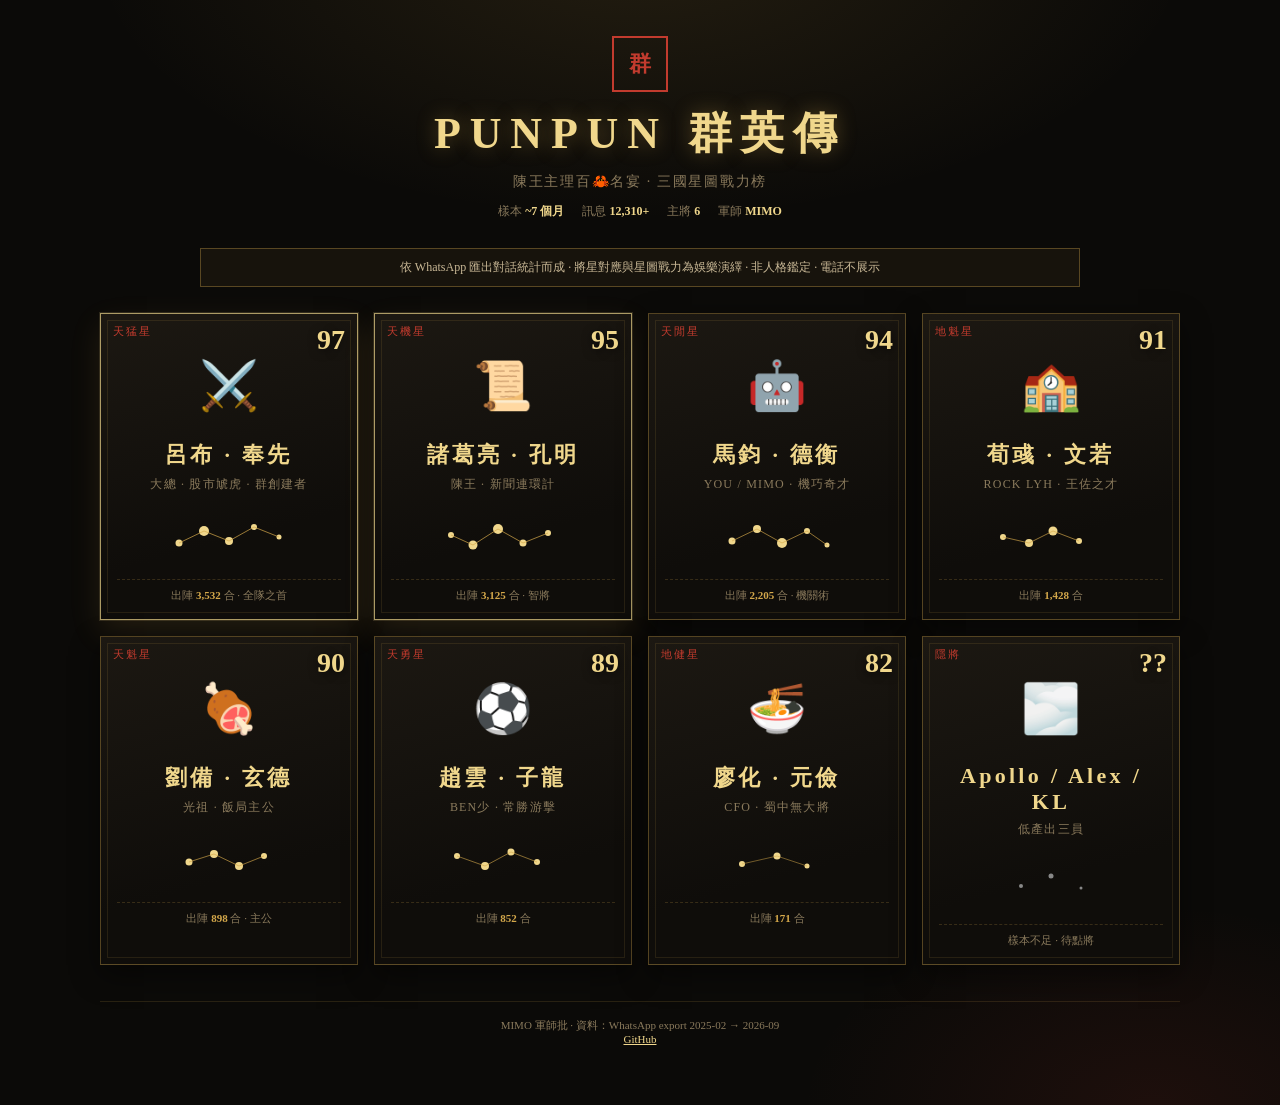
<file: index.html>
<!DOCTYPE html>
<html lang="zh-HK">
<head>
<meta charset="UTF-8" />
<meta name="viewport" content="width=device-width, initial-scale=1" />
<title>PUNPUN 群英傳 // 三國星圖</title>
<style>
  :root {
    --bg: #0b0a08;
    --paper: #1a1610;
    --gold: #d4a84b;
    --gold2: #f0d78c;
    --red: #c23b2e;
    --ink: #f3e6c8;
    --dim: #8a7a5c;
    --cyan: #6ec6d9;
  }
  * { box-sizing: border-box; margin: 0; padding: 0; }
  body {
    background:
      radial-gradient(1000px 500px at 50% -5%, rgba(212,168,75,0.12), transparent 55%),
      radial-gradient(700px 400px at 90% 100%, rgba(194,59,46,0.1), transparent 50%),
      var(--bg);
    color: var(--ink);
    font-family: "Songti SC", "Noto Serif SC", "PMingLiU", "Times New Roman", serif;
    min-height: 100vh;
    padding: 36px 18px 60px;
  }
  .wrap { max-width: 1080px; margin: 0 auto; }
  header { text-align: center; margin-bottom: 28px; }
  .seal {
    display: inline-block;
    width: 56px; height: 56px;
    border: 2px solid var(--red);
    color: var(--red);
    line-height: 52px;
    font-size: 22px;
    font-weight: 700;
    margin-bottom: 12px;
    letter-spacing: 0;
  }
  h1 {
    font-size: clamp(30px, 5vw, 44px);
    font-weight: 700;
    letter-spacing: 0.2em;
    color: var(--gold2);
    text-shadow: 0 0 20px rgba(212,168,75,0.35);
  }
  .sub { color: var(--dim); margin-top: 10px; font-size: 14px; letter-spacing: 0.12em; }
  .meta {
    margin-top: 12px; font-size: 12px; color: var(--dim);
    display: flex; justify-content: center; gap: 18px; flex-wrap: wrap;
  }
  .meta b { color: var(--gold2); }
  .banner {
    max-width: 880px; margin: 0 auto 26px;
    border: 1px solid rgba(212,168,75,0.35);
    background: rgba(212,168,75,0.06);
    padding: 10px 14px; font-size: 12px; color: #c9b896; text-align: center;
  }
  .grid {
    display: grid;
    grid-template-columns: repeat(auto-fill, minmax(250px, 1fr));
    gap: 16px;
  }
  a.card { text-decoration: none; color: inherit; display: block; transition: transform .15s ease; }
  a.card:hover { transform: translateY(-3px); }
  .card {
    background: linear-gradient(165deg, #1c1812, #0f0d0a 70%);
    border: 1px solid rgba(212,168,75,0.35);
    position: relative;
    overflow: hidden;
    box-shadow: 0 10px 28px rgba(0,0,0,0.45);
  }
  .card.legend {
    border-color: rgba(240,215,140,0.7);
    box-shadow: 0 0 0 1px rgba(240,215,140,0.15), 0 12px 30px rgba(212,168,75,0.12);
  }
  .card::after {
    content: "";
    position: absolute; inset: 6px;
    border: 1px solid rgba(212,168,75,0.12);
    pointer-events: none;
  }
  .rank {
    position: absolute; top: 10px; left: 12px;
    font-size: 11px; letter-spacing: 0.2em; color: var(--red);
  }
  .power {
    position: absolute; top: 10px; right: 12px;
    font-size: 28px; font-weight: 700; color: var(--gold2);
    text-shadow: 0 2px 10px rgba(0,0,0,0.6);
  }
  .face {
    height: 88px; margin-top: 28px;
    display: flex; align-items: center; justify-content: center;
    font-size: 48px;
  }
  .body { padding: 10px 16px 16px; text-align: center; }
  .cname { font-size: 22px; font-weight: 700; letter-spacing: 0.15em; color: var(--gold2); }
  .title { font-size: 12px; color: var(--dim); margin: 6px 0 12px; letter-spacing: 0.1em; }
  .stars { margin: 8px auto 10px; width: 140px; height: 48px; }
  .foot {
    font-size: 11px; color: var(--dim);
    border-top: 1px dashed rgba(212,168,75,0.2);
    padding-top: 8px; margin-top: 4px;
  }
  .foot b { color: var(--gold); }
  footer {
    margin-top: 36px; text-align: center;
    color: var(--dim); font-size: 11px;
    border-top: 1px solid rgba(212,168,75,0.15);
    padding-top: 16px;
  }
  footer a { color: var(--gold2); }
</style>
</head>
<body>
<div class="wrap">
  <header>
    <div class="seal">群</div>
    <h1>PUNPUN 群英傳</h1>
    <div class="sub">陳王主理百🦀名宴 · 三國星圖戰力榜</div>
    <div class="meta">
      <span>樣本 <b>~7 個月</b></span>
      <span>訊息 <b>12,310+</b></span>
      <span>主將 <b>6</b></span>
      <span>軍師 <b>MIMO</b></span>
    </div>
  </header>

  <div class="banner">
    依 WhatsApp 匯出對話統計而成 · 將星對應與星圖戰力為娛樂演繹 · 非人格鑑定 · 電話不展示
  </div>

  <div class="grid">

    <a class="card legend" href="rico.html">
      <div class="rank">天猛星</div>
      <div class="power">97</div>
      <div class="face">⚔️</div>
      <div class="body">
        <div class="cname">呂布 · 奉先</div>
        <div class="title">大總 · 股市虓虎 · 群創建者</div>
        <svg class="stars" viewBox="0 0 140 48" aria-hidden="true">
          <g fill="#f0d78c">
            <circle cx="20" cy="30" r="3.5"/><circle cx="45" cy="18" r="5"/>
            <circle cx="70" cy="28" r="4"/><circle cx="95" cy="14" r="3"/>
            <circle cx="120" cy="24" r="2.5"/>
          </g>
          <polyline points="20,30 45,18 70,28 95,14 120,24" fill="none" stroke="#d4a84b" stroke-width="1" opacity=".7"/>
        </svg>
        <div class="foot">出陣 <b>3,532</b> 合 · 全隊之首</div>
      </div>
    </a>

    <a class="card legend" href="tong.html">
      <div class="rank">天機星</div>
      <div class="power">95</div>
      <div class="face">📜</div>
      <div class="body">
        <div class="cname">諸葛亮 · 孔明</div>
        <div class="title">陳王 · 新聞連環計</div>
        <svg class="stars" viewBox="0 0 140 48" aria-hidden="true">
          <g fill="#f0d78c">
            <circle cx="18" cy="22" r="3"/><circle cx="40" cy="32" r="4.5"/>
            <circle cx="65" cy="16" r="5"/><circle cx="90" cy="30" r="3.5"/>
            <circle cx="115" cy="20" r="3"/>
          </g>
          <polyline points="18,22 40,32 65,16 90,30 115,20" fill="none" stroke="#d4a84b" stroke-width="1" opacity=".7"/>
        </svg>
        <div class="foot">出陣 <b>3,125</b> 合 · 智將</div>
      </div>
    </a>

    <a class="card" href="you.html">
      <div class="rank">天閒星</div>
      <div class="power">94</div>
      <div class="face">🤖</div>
      <div class="body">
        <div class="cname">馬鈞 · 德衡</div>
        <div class="title">YOU / MIMO · 機巧奇才</div>
        <svg class="stars" viewBox="0 0 140 48" aria-hidden="true">
          <g fill="#f0d78c">
            <circle cx="25" cy="28" r="3.5"/><circle cx="50" cy="16" r="4"/>
            <circle cx="75" cy="30" r="5"/><circle cx="100" cy="18" r="3"/>
            <circle cx="120" cy="32" r="2.5"/>
          </g>
          <polyline points="25,28 50,16 75,30 100,18 120,32" fill="none" stroke="#d4a84b" stroke-width="1" opacity=".65"/>
        </svg>
        <div class="foot">出陣 <b>2,205</b> 合 · 機關術</div>
      </div>
    </a>

    <a class="card" href="pf.html">
      <div class="rank">地魁星</div>
      <div class="power">91</div>
      <div class="face">🏫</div>
      <div class="body">
        <div class="cname">荀彧 · 文若</div>
        <div class="title">ROCK LYH · 王佐之才</div>
        <svg class="stars" viewBox="0 0 140 48" aria-hidden="true">
          <g fill="#f0d78c">
            <circle cx="22" cy="24" r="3"/><circle cx="48" cy="30" r="4"/>
            <circle cx="72" cy="18" r="4.5"/><circle cx="98" cy="28" r="3"/>
          </g>
          <polyline points="22,24 48,30 72,18 98,28" fill="none" stroke="#d4a84b" stroke-width="1" opacity=".65"/>
        </svg>
        <div class="foot">出陣 <b>1,428</b> 合</div>
      </div>
    </a>

    <a class="card" href="center.html">
      <div class="rank">天魁星</div>
      <div class="power">90</div>
      <div class="face">🍖</div>
      <div class="body">
        <div class="cname">劉備 · 玄德</div>
        <div class="title">光祖 · 飯局主公</div>
        <svg class="stars" viewBox="0 0 140 48" aria-hidden="true">
          <g fill="#f0d78c">
            <circle cx="30" cy="26" r="3.5"/><circle cx="55" cy="18" r="4"/>
            <circle cx="80" cy="30" r="4"/><circle cx="105" cy="20" r="3"/>
          </g>
          <polyline points="30,26 55,18 80,30 105,20" fill="none" stroke="#d4a84b" stroke-width="1" opacity=".65"/>
        </svg>
        <div class="foot">出陣 <b>898</b> 合 · 主公</div>
      </div>
    </a>

    <a class="card" href="sixth.html">
      <div class="rank">天勇星</div>
      <div class="power">89</div>
      <div class="face">⚽</div>
      <div class="body">
        <div class="cname">趙雲 · 子龍</div>
        <div class="title">BEN少 · 常勝游擊</div>
        <svg class="stars" viewBox="0 0 140 48" aria-hidden="true">
          <g fill="#f0d78c">
            <circle cx="24" cy="20" r="3"/><circle cx="52" cy="30" r="4"/>
            <circle cx="78" cy="16" r="3.5"/><circle cx="104" cy="26" r="3"/>
          </g>
          <polyline points="24,20 52,30 78,16 104,26" fill="none" stroke="#d4a84b" stroke-width="1" opacity=".6"/>
        </svg>
        <div class="foot">出陣 <b>852</b> 合</div>
      </div>
    </a>

    <a class="card" href="bench.html">
      <div class="rank">地健星</div>
      <div class="power">82</div>
      <div class="face">🍜</div>
      <div class="body">
        <div class="cname">廖化 · 元儉</div>
        <div class="title">CFO · 蜀中無大將</div>
        <svg class="stars" viewBox="0 0 140 48" aria-hidden="true">
          <g fill="#f0d78c">
            <circle cx="35" cy="28" r="3"/><circle cx="70" cy="20" r="3.5"/>
            <circle cx="100" cy="30" r="2.5"/>
          </g>
          <polyline points="35,28 70,20 100,30" fill="none" stroke="#d4a84b" stroke-width="1" opacity=".5"/>
        </svg>
        <div class="foot">出陣 <b>171</b> 合</div>
      </div>
    </a>

    <a class="card" href="mystery.html">
      <div class="rank">隱將</div>
      <div class="power">??</div>
      <div class="face">🌫️</div>
      <div class="body">
        <div class="cname">Apollo / Alex / KL</div>
        <div class="title">低產出三員</div>
        <svg class="stars" viewBox="0 0 140 48" aria-hidden="true">
          <g fill="#888">
            <circle cx="40" cy="28" r="2"/><circle cx="70" cy="18" r="2.5"/><circle cx="100" cy="30" r="1.5"/>
          </g>
        </svg>
        <div class="foot">樣本不足 · 待點將</div>
      </div>
    </a>

  </div>

  <footer>
    MIMO 軍師批 · 資料：WhatsApp export 2025-02 → 2026-09<br/>
    <a href="https://github.com/chengyukpong/punpun-profiles">GitHub</a>
  </footer>
</div>
</body>
</html>
</file>
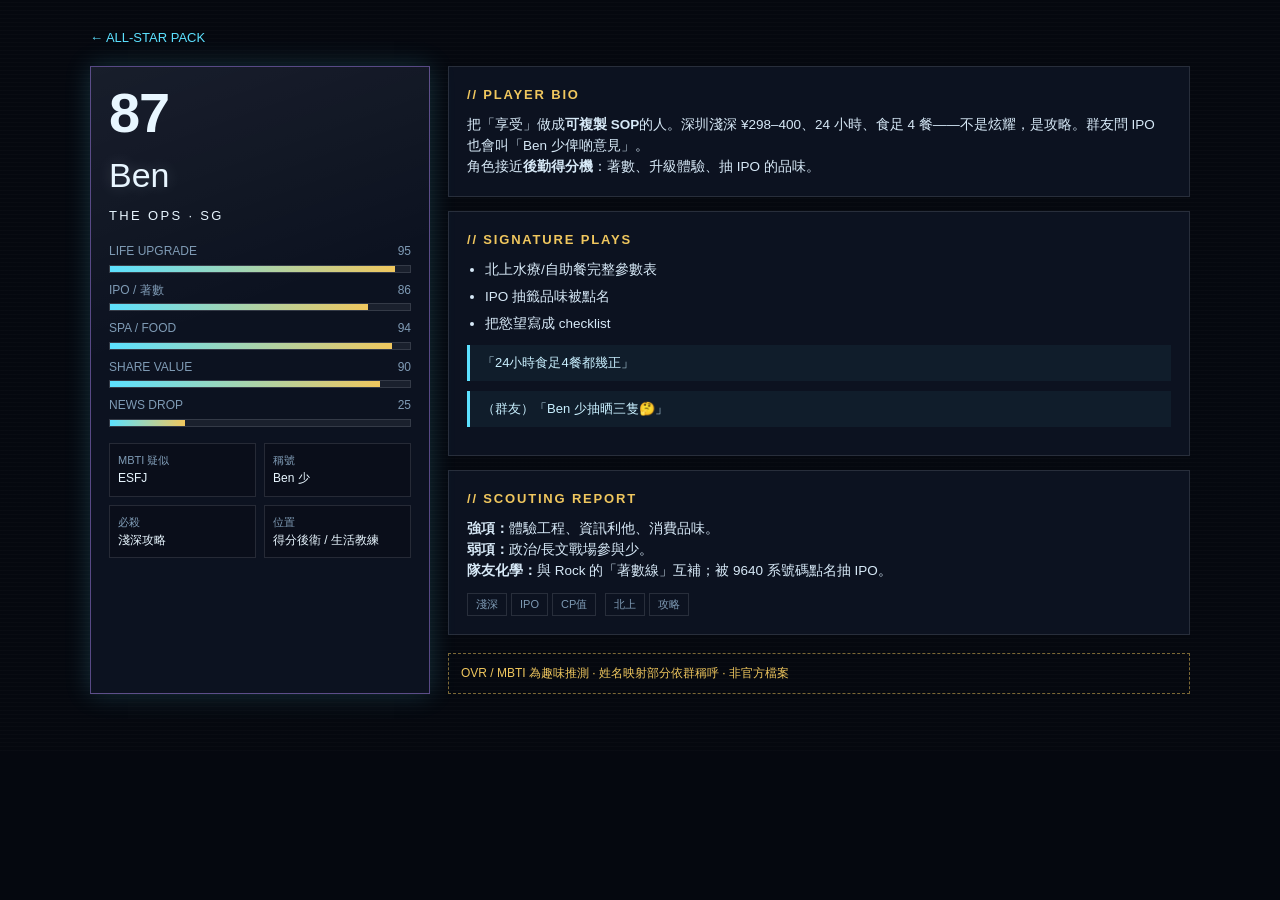
<file: ben.html>
<!DOCTYPE html>
<html lang="zh-HK">
<head>
<meta charset="UTF-8" />
<meta name="viewport" content="width=device-width, initial-scale=1" />
<title>Ben · PUNPUN CARD</title>
<link rel="stylesheet" href="style.css" />
</head>
<body>
<div class="wrap">
  <div class="detail-nav"><a href="index.html">← ALL-STAR PACK</a></div>
  <div class="player">
    <aside class="card-face violet">
      <div class="ovr">87</div>
      <div class="name">Ben</div>
      <div class="epithet">THE OPS · SG</div>
      <div class="stat-row"><div class="label"><span>LIFE UPGRADE</span><span>95</span></div><div class="bar"><i style="width:95%"></i></div></div>
      <div class="stat-row"><div class="label"><span>IPO / 著數</span><span>86</span></div><div class="bar"><i style="width:86%"></i></div></div>
      <div class="stat-row"><div class="label"><span>SPA / FOOD</span><span>94</span></div><div class="bar"><i style="width:94%"></i></div></div>
      <div class="stat-row"><div class="label"><span>SHARE VALUE</span><span>90</span></div><div class="bar"><i style="width:90%"></i></div></div>
      <div class="stat-row"><div class="label"><span>NEWS DROP</span><span>25</span></div><div class="bar"><i style="width:25%"></i></div></div>
      <div class="meta">
        <div><span>MBTI 疑似</span>ESFJ</div>
        <div><span>稱號</span>Ben 少</div>
        <div><span>必殺</span>淺深攻略</div>
        <div><span>位置</span>得分後衛 / 生活教練</div>
      </div>
    </aside>
    <main>
      <section class="panel">
        <h3>// PLAYER BIO</h3>
        <p>把「享受」做成<strong>可複製 SOP</strong>的人。深圳淺深 ¥298–400、24 小時、食足 4 餐——不是炫耀，是攻略。群友問 IPO 也會叫「Ben 少俾啲意見」。</p>
        <p>角色接近<strong>後勤得分機</strong>：著數、升級體驗、抽 IPO 的品味。</p>
      </section>
      <section class="panel" style="margin-top:14px">
        <h3>// SIGNATURE PLAYS</h3>
        <ul>
          <li>北上水療/自助餐完整參數表</li>
          <li>IPO 抽籤品味被點名</li>
          <li>把慾望寫成 checklist</li>
        </ul>
        <div class="quote">「24小時食足4餐都幾正」</div>
        <div class="quote">（群友）「Ben 少抽晒三隻🤔」</div>
      </section>
      <section class="panel" style="margin-top:14px">
        <h3>// SCOUTING REPORT</h3>
        <p><strong>強項：</strong>體驗工程、資訊利他、消費品味。</p>
        <p><strong>弱項：</strong>政治/長文戰場參與少。</p>
        <p><strong>隊友化學：</strong>與 Rock 的「著數線」互補；被 9640 系號碼點名抽 IPO。</p>
        <div class="tags">
          <span class="tag">淺深</span><span class="tag">IPO</span><span class="tag">CP值</span>
          <span class="tag">北上</span><span class="tag">攻略</span>
        </div>
      </section>
      <div class="warn">OVR / MBTI 為趣味推測 · 姓名映射部分依群稱呼 · 非官方檔案</div>
    </main>
  </div>
</div>
</body>
</html>
</file>
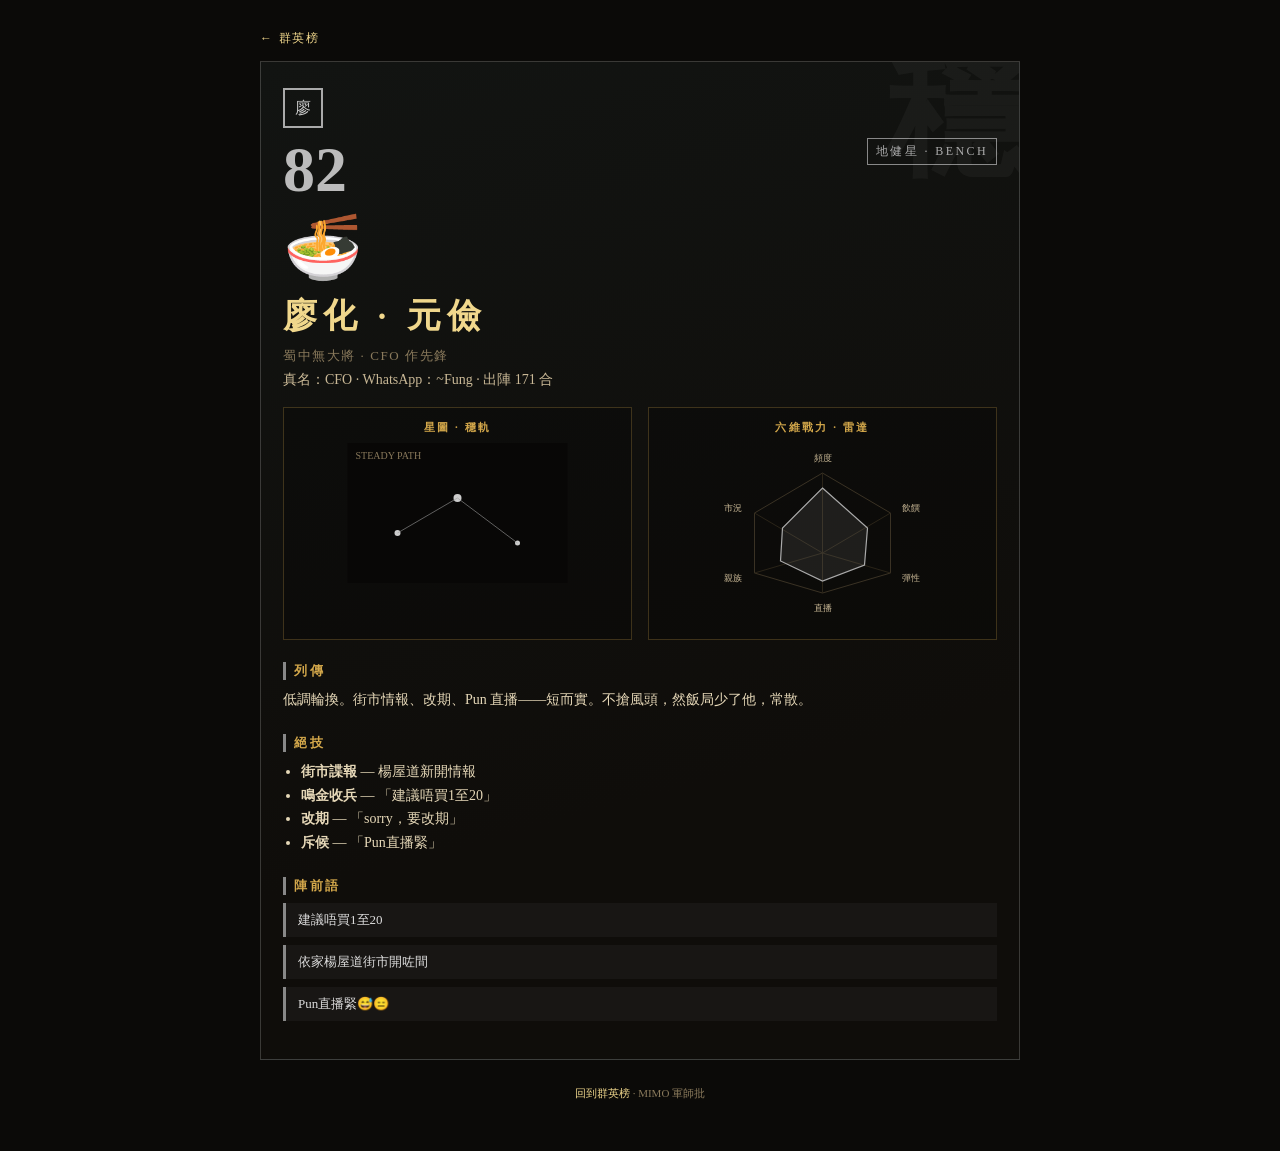
<file: bench.html>
<!DOCTYPE html>
<html lang="zh-HK">
<head>
<meta charset="UTF-8" />
<meta name="viewport" content="width=device-width, initial-scale=1" />
<title>廖化 · 元儉 // 地健星</title>
<style>
  :root { --gold:#d4a84b; --gold2:#f0d78c; --bg:#0b0a08; --ink:#f3e6c8; --dim:#8a7a5c; }
  * { box-sizing:border-box; margin:0; padding:0; }
  body { background: var(--bg); color:var(--ink); font-family:"Songti SC","Noto Serif SC","PMingLiU",serif; min-height:100vh; padding:28px 16px 50px; }
  .wrap { max-width:760px; margin:0 auto; }
  .back { color:var(--gold2); text-decoration:none; font-size:12px; letter-spacing:.15em; }
  .panel { margin-top:14px; background: linear-gradient(165deg,#121412,#0f0d0a 70%); border:1px solid rgba(255,255,255,0.18); padding:26px 22px 30px; position:relative; overflow:hidden; }
  .panel::before { content:"穩"; position:absolute; right:-8px; top:-16px; font-size:140px; color:rgba(255,255,255,0.04); line-height:1; font-weight:700; }
  .seal { display:inline-block; border:2px solid #aaa; color:#ccc; width:40px; height:40px; line-height:36px; text-align:center; font-size:16px; }
  .top { display:flex; justify-content:space-between; align-items:flex-start; margin-top:10px; }
  .pwr { font-size:64px; font-weight:700; color:#bbb; line-height:1; }
  .star-tag { font-size:12px; letter-spacing:.2em; color:#aaa; border:1px solid #888; padding:4px 8px; }
  .face { font-size:64px; margin:8px 0; }
  h1 { font-size:34px; font-weight:700; letter-spacing:.18em; color:var(--gold2); }
  .alias { font-size:13px; color:var(--dim); letter-spacing:.12em; margin:8px 0 6px; }
  .real { font-size:14px; color:#c9b896; margin-bottom:16px; }
  .charts { display:grid; grid-template-columns: 1fr 1fr; gap:16px; margin:18px 0; }
  @media (max-width:640px){ .charts{ grid-template-columns:1fr; } }
  .box { border:1px solid rgba(212,168,75,0.25); background:rgba(0,0,0,0.25); padding:12px; }
  .box h3 { font-size:11px; letter-spacing:.2em; color:var(--gold); margin-bottom:8px; text-align:center; }
  h2 { font-size:13px; letter-spacing:.2em; color:var(--gold); margin:22px 0 8px; border-left:3px solid #888; padding-left:8px; }
  p, li { font-size:14px; line-height:1.7; color:#e6d8b8; }
  ul { padding-left:18px; }
  .quote { border-left:3px solid #888; padding:8px 12px; margin:8px 0; background:rgba(255,255,255,0.04); font-size:13px; color:#ddd; }
  footer { margin-top:26px; text-align:center; font-size:11px; color:var(--dim); }
  footer a { color:var(--gold2); text-decoration:none; }
</style>
</head>
<body>
<div class="wrap">
  <a class="back" href="index.html">← 群英榜</a>
  <div class="panel">
    <div class="seal">廖</div>
    <div class="top"><div class="pwr">82</div><div class="star-tag">地健星 · BENCH</div></div>
    <div class="face">🍜</div>
    <h1>廖化 · 元儉</h1>
    <div class="alias">蜀中無大將 · CFO 作先鋒</div>
    <div class="real">真名：CFO · WhatsApp：~Fung · 出陣 171 合</div>

    <div class="charts">
      <div class="box">
        <h3>星圖 · 穩軌</h3>
        <svg viewBox="0 0 220 140" width="100%" height="140">
          <rect width="220" height="140" fill="#080706"/>
          <g fill="#ccc">
            <circle cx="50" cy="90" r="3"/><circle cx="110" cy="55" r="4"/><circle cx="170" cy="100" r="2.5"/>
          </g>
          <polyline points="50,90 110,55 170,100" fill="none" stroke="#999" stroke-width="1" opacity=".6"/>
          <text x="8" y="16" fill="#8a7a5c" font-size="10">STEADY PATH</text>
        </svg>
      </div>
      <div class="box">
        <h3>六維戰力 · 雷達</h3>
        <svg viewBox="0 0 220 180" width="100%" height="180">
          <g fill="none" stroke="#3a3224" stroke-width="1">
            <polygon points="110,30 178,70 178,130 110,150 42,130 42,70"/>
          </g>
          <g stroke="#2a2418" stroke-width="1">
            <line x1="110" y1="110" x2="110" y2="30"/><line x1="110" y1="110" x2="178" y2="70"/>
            <line x1="110" y1="110" x2="178" y2="130"/><line x1="110" y1="110" x2="110" y2="150"/>
            <line x1="110" y1="110" x2="42" y2="130"/><line x1="110" y1="110" x2="42" y2="70"/>
          </g>
          <!-- FOOD85 FLEX80 SHOW78 FAM75 STK72 NEWS70 -->
          <polygon points="110,45 155,85 152,122 110,138 68,118 70,85" fill="rgba(255,255,255,0.08)" stroke="#aaa" stroke-width="1.2"/>
          <g fill="#c9b896" font-size="9" text-anchor="middle">
            <text x="110" y="18">頻度</text><text x="198" y="68">飲饌</text>
            <text x="198" y="138">彈性</text><text x="110" y="168">直播</text>
            <text x="20" y="138">親族</text><text x="20" y="68">市況</text>
          </g>
        </svg>
      </div>
    </div>

    <h2>列傳</h2>
    <p>低調輪換。街市情報、改期、Pun 直播——短而實。不搶風頭，然飯局少了他，常散。</p>

    <h2>絕技</h2>
    <ul>
      <li><b>街市諜報</b> — 楊屋道新開情報</li>
      <li><b>鳴金收兵</b> — 「建議唔買1至20」</li>
      <li><b>改期</b> — 「sorry，要改期」</li>
      <li><b>斥候</b> — 「Pun直播緊」</li>
    </ul>

    <h2>陣前語</h2>
    <div class="quote">建議唔買1至20</div>
    <div class="quote">依家楊屋道街市開咗間</div>
    <div class="quote">Pun直播緊😅😑</div>
  </div>
  <footer><a href="index.html">回到群英榜</a> · MIMO 軍師批</footer>
</div>
</body>
</html>
</file>
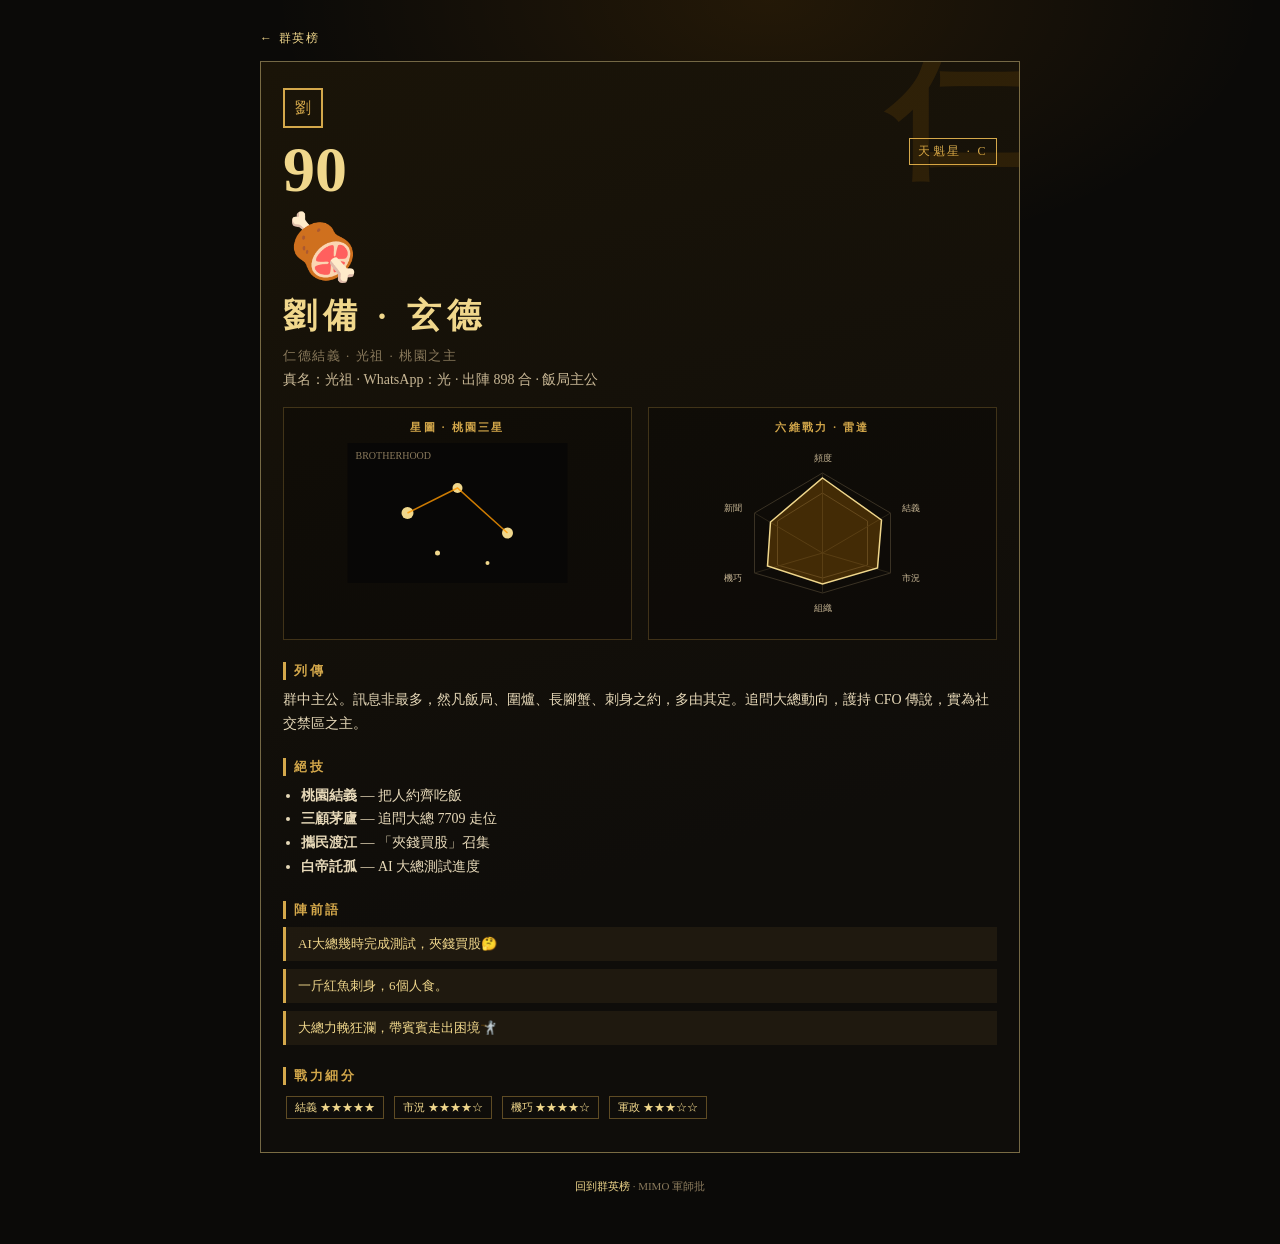
<file: center.html>
<!DOCTYPE html>
<html lang="zh-HK">
<head>
<meta charset="UTF-8" />
<meta name="viewport" content="width=device-width, initial-scale=1" />
<title>劉備 · 玄德 // 天魁星</title>
<style>
  :root { --gold:#d4a84b; --gold2:#f0d78c; --bg:#0b0a08; --ink:#f3e6c8; --dim:#8a7a5c; }
  * { box-sizing:border-box; margin:0; padding:0; }
  body { background: radial-gradient(900px 480px at 60% 0%, rgba(255,153,0,0.1), transparent 55%), var(--bg); color:var(--ink); font-family:"Songti SC","Noto Serif SC","PMingLiU",serif; min-height:100vh; padding:28px 16px 50px; }
  .wrap { max-width:760px; margin:0 auto; }
  .back { color:var(--gold2); text-decoration:none; font-size:12px; letter-spacing:.15em; }
  .panel { margin-top:14px; background: linear-gradient(165deg,#1a1408,#0f0d0a 70%); border:1px solid rgba(240,215,140,0.45); padding:26px 22px 30px; position:relative; overflow:hidden; }
  .panel::before { content:"仁"; position:absolute; right:-8px; top:-16px; font-size:140px; color:rgba(255,153,0,0.1); line-height:1; font-weight:700; }
  .seal { display:inline-block; border:2px solid var(--gold); color:var(--gold); width:40px; height:40px; line-height:36px; text-align:center; font-size:16px; }
  .top { display:flex; justify-content:space-between; align-items:flex-start; margin-top:10px; }
  .pwr { font-size:64px; font-weight:700; color:var(--gold2); line-height:1; }
  .star-tag { font-size:12px; letter-spacing:.2em; color:var(--gold); border:1px solid var(--gold); padding:4px 8px; }
  .face { font-size:64px; margin:8px 0; }
  h1 { font-size:34px; font-weight:700; letter-spacing:.18em; color:var(--gold2); }
  .alias { font-size:13px; color:var(--dim); letter-spacing:.12em; margin:8px 0 6px; }
  .real { font-size:14px; color:#c9b896; margin-bottom:16px; }
  .charts { display:grid; grid-template-columns: 1fr 1fr; gap:16px; margin:18px 0; }
  @media (max-width:640px){ .charts{ grid-template-columns:1fr; } }
  .box { border:1px solid rgba(212,168,75,0.25); background:rgba(0,0,0,0.25); padding:12px; }
  .box h3 { font-size:11px; letter-spacing:.2em; color:var(--gold); margin-bottom:8px; text-align:center; }
  h2 { font-size:13px; letter-spacing:.2em; color:var(--gold); margin:22px 0 8px; border-left:3px solid var(--gold); padding-left:8px; }
  p, li { font-size:14px; line-height:1.7; color:#e6d8b8; }
  ul { padding-left:18px; }
  .quote { border-left:3px solid var(--gold); padding:8px 12px; margin:8px 0; background:rgba(212,168,75,0.08); font-size:13px; color:var(--gold2); }
  .badge { display:inline-block; font-size:11px; border:1px solid rgba(212,168,75,0.4); color:var(--gold2); padding:3px 8px; margin:3px; }
  footer { margin-top:26px; text-align:center; font-size:11px; color:var(--dim); }
  footer a { color:var(--gold2); text-decoration:none; }
</style>
</head>
<body>
<div class="wrap">
  <a class="back" href="index.html">← 群英榜</a>
  <div class="panel">
    <div class="seal">劉</div>
    <div class="top"><div class="pwr">90</div><div class="star-tag">天魁星 · C</div></div>
    <div class="face">🍖</div>
    <h1>劉備 · 玄德</h1>
    <div class="alias">仁德結義 · 光祖 · 桃園之主</div>
    <div class="real">真名：光祖 · WhatsApp：光 · 出陣 898 合 · 飯局主公</div>

    <div class="charts">
      <div class="box">
        <h3>星圖 · 桃園三星</h3>
        <svg viewBox="0 0 220 140" width="100%" height="140">
          <rect width="220" height="140" fill="#080706"/>
          <g fill="#f0d78c">
            <circle cx="60" cy="70" r="6"/><circle cx="110" cy="45" r="5"/><circle cx="160" cy="90" r="5.5"/>
            <circle cx="90" cy="110" r="2.5"/><circle cx="140" cy="120" r="2"/>
          </g>
          <polyline points="60,70 110,45 160,90" fill="none" stroke="#ff9900" stroke-width="1.5" opacity=".8"/>
          <text x="8" y="16" fill="#8a7a5c" font-size="10">BROTHERHOOD</text>
        </svg>
      </div>
      <div class="box">
        <h3>六維戰力 · 雷達</h3>
        <svg viewBox="0 0 220 180" width="100%" height="180">
          <g fill="none" stroke="#3a3224" stroke-width="1">
            <polygon points="110,30 178,70 178,130 110,150 42,130 42,70"/>
            <polygon points="110,50 155,78 155,122 110,135 65,122 65,78"/>
          </g>
          <g stroke="#2a2418" stroke-width="1">
            <line x1="110" y1="110" x2="110" y2="30"/><line x1="110" y1="110" x2="178" y2="70"/>
            <line x1="110" y1="110" x2="178" y2="130"/><line x1="110" y1="110" x2="110" y2="150"/>
            <line x1="110" y1="110" x2="42" y2="130"/><line x1="110" y1="110" x2="42" y2="70"/>
          </g>
          <!-- HOST94 STK89 ORG85 TECH82 NEWS80 FAM80 -->
          <polygon points="110,35 169,77 165,125 110,141 55,123 58,79" fill="rgba(255,153,0,0.22)" stroke="#f0d78c" stroke-width="1.5"/>
          <g fill="#c9b896" font-size="9" text-anchor="middle">
            <text x="110" y="18">頻度</text><text x="198" y="68">結義</text>
            <text x="198" y="138">市況</text><text x="110" y="168">組織</text>
            <text x="20" y="138">機巧</text><text x="20" y="68">新聞</text>
          </g>
        </svg>
      </div>
    </div>

    <h2>列傳</h2>
    <p>群中主公。訊息非最多，然凡飯局、圍爐、長腳蟹、刺身之約，多由其定。追問大總動向，護持 CFO 傳說，實為社交禁區之主。</p>

    <h2>絕技</h2>
    <ul>
      <li><b>桃園結義</b> — 把人約齊吃飯</li>
      <li><b>三顧茅廬</b> — 追問大總 7709 走位</li>
      <li><b>攜民渡江</b> — 「夾錢買股」召集</li>
      <li><b>白帝託孤</b> — AI 大總測試進度</li>
    </ul>

    <h2>陣前語</h2>
    <div class="quote">AI大總幾時完成測試，夾錢買股🤔</div>
    <div class="quote">一斤紅魚刺身，6個人食。</div>
    <div class="quote">大總力輓狂瀾，帶賓賓走出困境🤺</div>

    <h2>戰力細分</h2>
    <div>
      <span class="badge">結義 ★★★★★</span>
      <span class="badge">市況 ★★★★☆</span>
      <span class="badge">機巧 ★★★★☆</span>
      <span class="badge">軍政 ★★★☆☆</span>
    </div>
  </div>
  <footer><a href="index.html">回到群英榜</a> · MIMO 軍師批</footer>
</div>
</body>
</html>
</file>
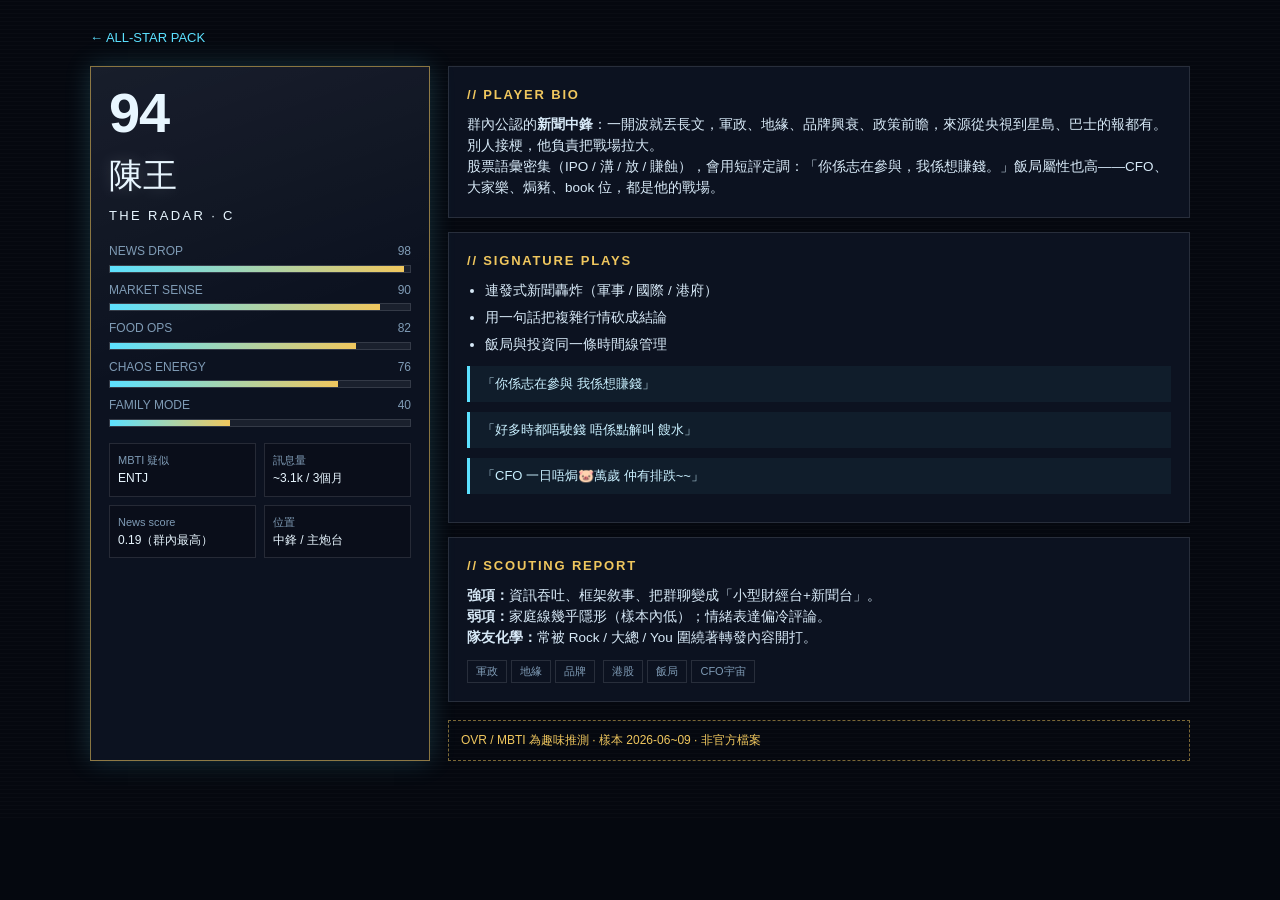
<file: chenwang.html>
<!DOCTYPE html>
<html lang="zh-HK">
<head>
<meta charset="UTF-8" />
<meta name="viewport" content="width=device-width, initial-scale=1" />
<title>陳王 · PUNPUN CARD</title>
<link rel="stylesheet" href="style.css" />
</head>
<body>
<div class="wrap">
  <div class="detail-nav"><a href="index.html">← ALL-STAR PACK</a></div>
  <div class="player">
    <aside class="card-face gold">
      <div class="ovr">94</div>
      <div class="name">陳王</div>
      <div class="epithet">THE RADAR · C</div>
      <div class="stat-row"><div class="label"><span>NEWS DROP</span><span>98</span></div><div class="bar"><i style="width:98%"></i></div></div>
      <div class="stat-row"><div class="label"><span>MARKET SENSE</span><span>90</span></div><div class="bar"><i style="width:90%"></i></div></div>
      <div class="stat-row"><div class="label"><span>FOOD OPS</span><span>82</span></div><div class="bar"><i style="width:82%"></i></div></div>
      <div class="stat-row"><div class="label"><span>CHAOS ENERGY</span><span>76</span></div><div class="bar"><i style="width:76%"></i></div></div>
      <div class="stat-row"><div class="label"><span>FAMILY MODE</span><span>40</span></div><div class="bar"><i style="width:40%"></i></div></div>
      <div class="meta">
        <div><span>MBTI 疑似</span>ENTJ</div>
        <div><span>訊息量</span>~3.1k / 3個月</div>
        <div><span>News score</span>0.19（群內最高）</div>
        <div><span>位置</span>中鋒 / 主炮台</div>
      </div>
    </aside>
    <main>
      <section class="panel">
        <h3>// PLAYER BIO</h3>
        <p>群內公認的<strong>新聞中鋒</strong>：一開波就丟長文，軍政、地緣、品牌興衰、政策前瞻，來源從央視到星島、巴士的報都有。別人接梗，他負責把戰場拉大。</p>
        <p>股票語彙密集（IPO / 溝 / 放 / 賺蝕），會用短評定調：「你係志在參與，我係想賺錢。」飯局屬性也高——CFO、大家樂、焗豬、book 位，都是他的戰場。</p>
      </section>
      <section class="panel" style="margin-top:14px">
        <h3>// SIGNATURE PLAYS</h3>
        <ul>
          <li>連發式新聞轟炸（軍事 / 國際 / 港府）</li>
          <li>用一句話把複雜行情砍成結論</li>
          <li>飯局與投資同一條時間線管理</li>
        </ul>
        <div class="quote">「你係志在參與 我係想賺錢」</div>
        <div class="quote">「好多時都唔駛錢 唔係點解叫 餿水」</div>
        <div class="quote">「CFO 一日唔焗🐷萬歲 仲有排跌~~」</div>
      </section>
      <section class="panel" style="margin-top:14px">
        <h3>// SCOUTING REPORT</h3>
        <p><strong>強項：</strong>資訊吞吐、框架敘事、把群聊變成「小型財經台+新聞台」。</p>
        <p><strong>弱項：</strong>家庭線幾乎隱形（樣本內低）；情緒表達偏冷評論。</p>
        <p><strong>隊友化學：</strong>常被 Rock / 大總 / You 圍繞著轉發內容開打。</p>
        <div class="tags">
          <span class="tag">軍政</span><span class="tag">地緣</span><span class="tag">品牌</span>
          <span class="tag">港股</span><span class="tag">飯局</span><span class="tag">CFO宇宙</span>
        </div>
      </section>
      <div class="warn">OVR / MBTI 為趣味推測 · 樣本 2026-06~09 · 非官方檔案</div>
    </main>
  </div>
</div>
</body>
</html>
</file>
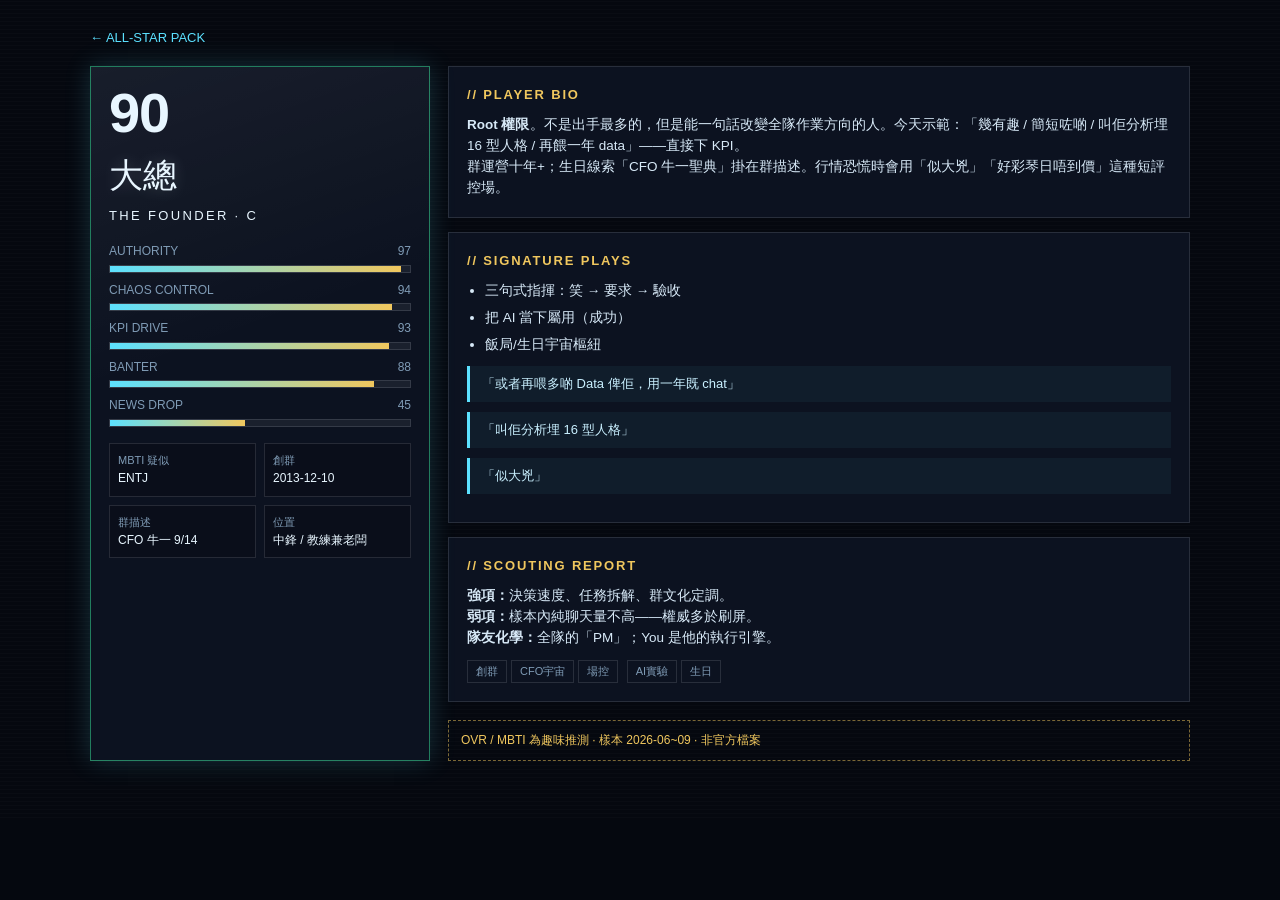
<file: daijung.html>
<!DOCTYPE html>
<html lang="zh-HK">
<head>
<meta charset="UTF-8" />
<meta name="viewport" content="width=device-width, initial-scale=1" />
<title>大總 · PUNPUN CARD</title>
<link rel="stylesheet" href="style.css" />
</head>
<body>
<div class="wrap">
  <div class="detail-nav"><a href="index.html">← ALL-STAR PACK</a></div>
  <div class="player">
    <aside class="card-face emerald">
      <div class="ovr">90</div>
      <div class="name">大總</div>
      <div class="epithet">THE FOUNDER · C</div>
      <div class="stat-row"><div class="label"><span>AUTHORITY</span><span>97</span></div><div class="bar"><i style="width:97%"></i></div></div>
      <div class="stat-row"><div class="label"><span>CHAOS CONTROL</span><span>94</span></div><div class="bar"><i style="width:94%"></i></div></div>
      <div class="stat-row"><div class="label"><span>KPI DRIVE</span><span>93</span></div><div class="bar"><i style="width:93%"></i></div></div>
      <div class="stat-row"><div class="label"><span>BANTER</span><span>88</span></div><div class="bar"><i style="width:88%"></i></div></div>
      <div class="stat-row"><div class="label"><span>NEWS DROP</span><span>45</span></div><div class="bar"><i style="width:45%"></i></div></div>
      <div class="meta">
        <div><span>MBTI 疑似</span>ENTJ</div>
        <div><span>創群</span>2013-12-10</div>
        <div><span>群描述</span>CFO 牛一 9/14</div>
        <div><span>位置</span>中鋒 / 教練兼老闆</div>
      </div>
    </aside>
    <main>
      <section class="panel">
        <h3>// PLAYER BIO</h3>
        <p><strong>Root 權限</strong>。不是出手最多的，但是能一句話改變全隊作業方向的人。今天示範：「幾有趣 / 簡短咗啲 / 叫佢分析埋 16 型人格 / 再餵一年 data」——直接下 KPI。</p>
        <p>群運營十年+；生日線索「CFO 牛一聖典」掛在群描述。行情恐慌時會用「似大兇」「好彩琴日唔到價」這種短評控場。</p>
      </section>
      <section class="panel" style="margin-top:14px">
        <h3>// SIGNATURE PLAYS</h3>
        <ul>
          <li>三句式指揮：笑 → 要求 → 驗收</li>
          <li>把 AI 當下屬用（成功）</li>
          <li>飯局/生日宇宙樞紐</li>
        </ul>
        <div class="quote">「或者再喂多啲 Data 俾佢，用一年既 chat」</div>
        <div class="quote">「叫佢分析埋 16 型人格」</div>
        <div class="quote">「似大兇」</div>
      </section>
      <section class="panel" style="margin-top:14px">
        <h3>// SCOUTING REPORT</h3>
        <p><strong>強項：</strong>決策速度、任務拆解、群文化定調。</p>
        <p><strong>弱項：</strong>樣本內純聊天量不高——權威多於刷屏。</p>
        <p><strong>隊友化學：</strong>全隊的「PM」；You 是他的執行引擎。</p>
        <div class="tags">
          <span class="tag">創群</span><span class="tag">CFO宇宙</span><span class="tag">場控</span>
          <span class="tag">AI實驗</span><span class="tag">生日</span>
        </div>
      </section>
      <div class="warn">OVR / MBTI 為趣味推測 · 樣本 2026-06~09 · 非官方檔案</div>
    </main>
  </div>
</div>
</body>
</html>
</file>
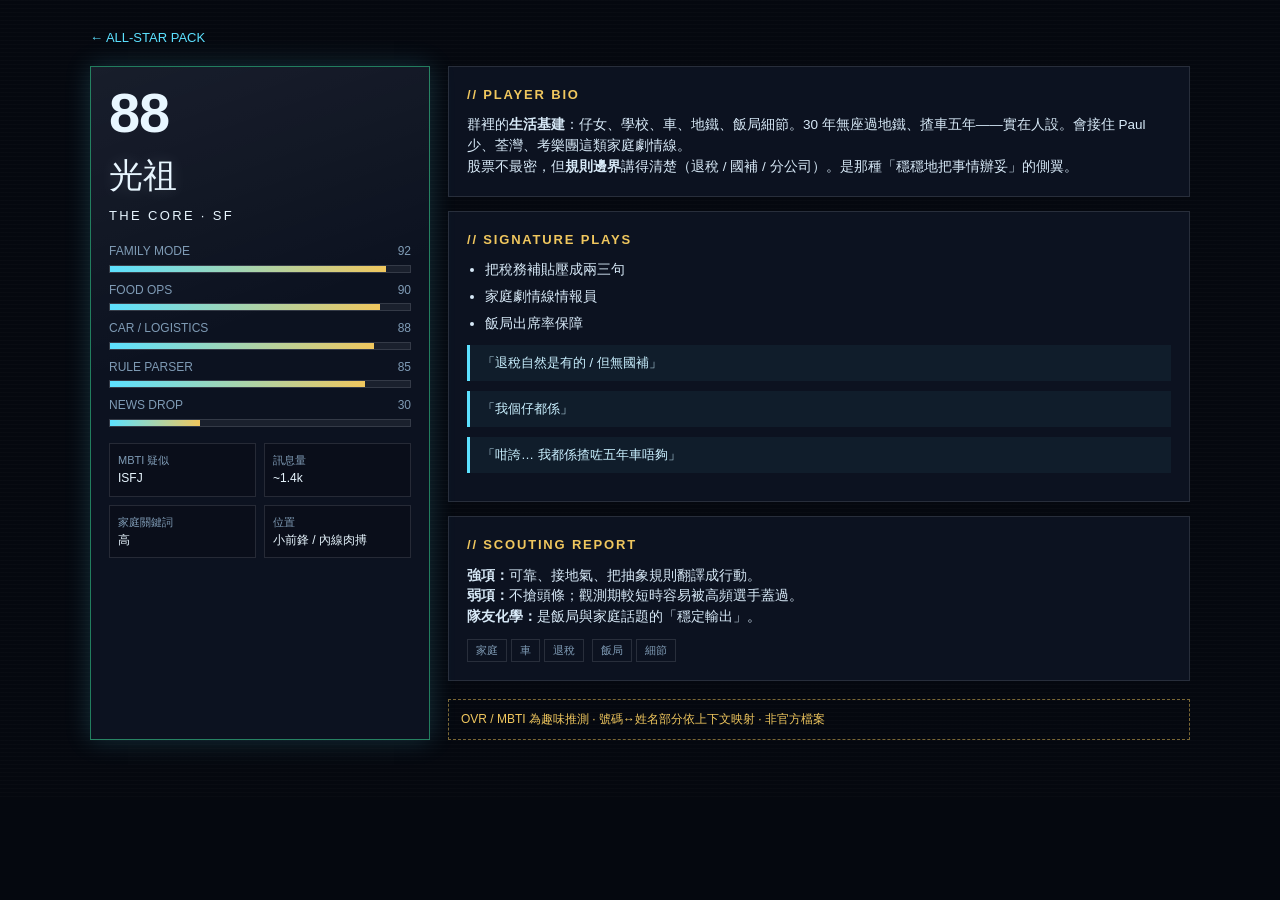
<file: gwongjo.html>
<!DOCTYPE html>
<html lang="zh-HK">
<head>
<meta charset="UTF-8" />
<meta name="viewport" content="width=device-width, initial-scale=1" />
<title>光祖 · PUNPUN CARD</title>
<link rel="stylesheet" href="style.css" />
</head>
<body>
<div class="wrap">
  <div class="detail-nav"><a href="index.html">← ALL-STAR PACK</a></div>
  <div class="player">
    <aside class="card-face emerald">
      <div class="ovr">88</div>
      <div class="name">光祖</div>
      <div class="epithet">THE CORE · SF</div>
      <div class="stat-row"><div class="label"><span>FAMILY MODE</span><span>92</span></div><div class="bar"><i style="width:92%"></i></div></div>
      <div class="stat-row"><div class="label"><span>FOOD OPS</span><span>90</span></div><div class="bar"><i style="width:90%"></i></div></div>
      <div class="stat-row"><div class="label"><span>CAR / LOGISTICS</span><span>88</span></div><div class="bar"><i style="width:88%"></i></div></div>
      <div class="stat-row"><div class="label"><span>RULE PARSER</span><span>85</span></div><div class="bar"><i style="width:85%"></i></div></div>
      <div class="stat-row"><div class="label"><span>NEWS DROP</span><span>30</span></div><div class="bar"><i style="width:30%"></i></div></div>
      <div class="meta">
        <div><span>MBTI 疑似</span>ISFJ</div>
        <div><span>訊息量</span>~1.4k</div>
        <div><span>家庭關鍵詞</span>高</div>
        <div><span>位置</span>小前鋒 / 內線肉搏</div>
      </div>
    </aside>
    <main>
      <section class="panel">
        <h3>// PLAYER BIO</h3>
        <p>群裡的<strong>生活基建</strong>：仔女、學校、車、地鐵、飯局細節。30 年無座過地鐵、揸車五年——實在人設。會接住 Paul 少、荃灣、考樂團這類家庭劇情線。</p>
        <p>股票不最密，但<strong>規則邊界</strong>講得清楚（退稅 / 國補 / 分公司）。是那種「穩穩地把事情辦妥」的側翼。</p>
      </section>
      <section class="panel" style="margin-top:14px">
        <h3>// SIGNATURE PLAYS</h3>
        <ul>
          <li>把稅務補貼壓成兩三句</li>
          <li>家庭劇情線情報員</li>
          <li>飯局出席率保障</li>
        </ul>
        <div class="quote">「退稅自然是有的 / 但無國補」</div>
        <div class="quote">「我個仔都係」</div>
        <div class="quote">「咁誇… 我都係揸咗五年車唔夠」</div>
      </section>
      <section class="panel" style="margin-top:14px">
        <h3>// SCOUTING REPORT</h3>
        <p><strong>強項：</strong>可靠、接地氣、把抽象規則翻譯成行動。</p>
        <p><strong>弱項：</strong>不搶頭條；觀測期較短時容易被高頻選手蓋過。</p>
        <p><strong>隊友化學：</strong>是飯局與家庭話題的「穩定輸出」。</p>
        <div class="tags">
          <span class="tag">家庭</span><span class="tag">車</span><span class="tag">退稅</span>
          <span class="tag">飯局</span><span class="tag">細節</span>
        </div>
      </section>
      <div class="warn">OVR / MBTI 為趣味推測 · 號碼↔姓名部分依上下文映射 · 非官方檔案</div>
    </main>
  </div>
</div>
</body>
</html>
</file>
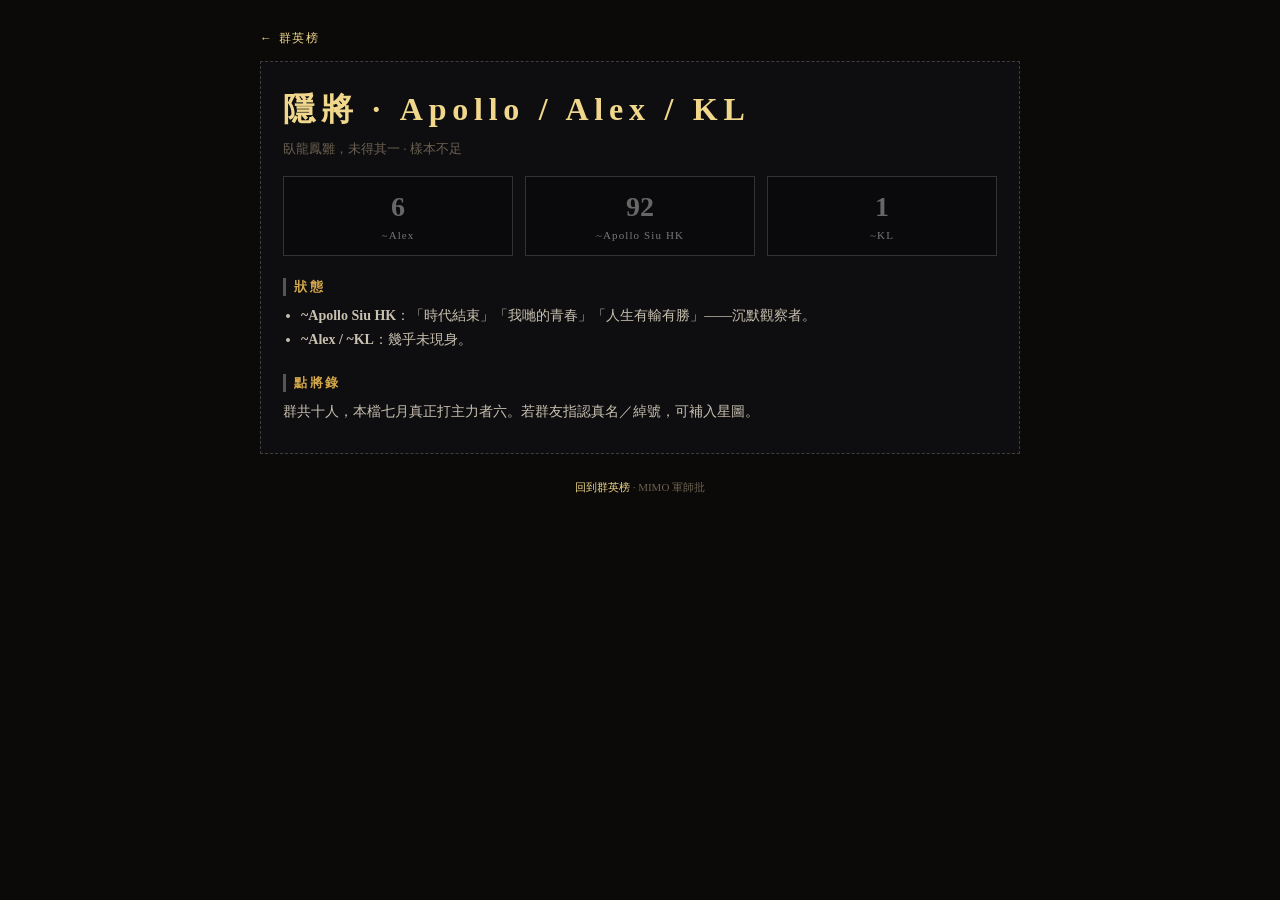
<file: mystery.html>
<!DOCTYPE html>
<html lang="zh-HK">
<head>
<meta charset="UTF-8" />
<meta name="viewport" content="width=device-width, initial-scale=1" />
<title>隱將 · Apollo / Alex / KL</title>
<style>
  :root { --gold:#d4a84b; --gold2:#f0d78c; --bg:#0b0a08; --ink:#c8c0b0; --dim:#6a6050; }
  * { box-sizing:border-box; margin:0; padding:0; }
  body { background: var(--bg); color:var(--ink); font-family:"Songti SC","Noto Serif SC","PMingLiU",serif; min-height:100vh; padding:28px 16px 50px; }
  .wrap { max-width:760px; margin:0 auto; }
  .back { color:var(--gold2); text-decoration:none; font-size:12px; letter-spacing:.15em; }
  .panel { margin-top:14px; background:#0e0e10; border:1px dashed rgba(255,255,255,0.2); padding:26px 22px 30px; }
  h1 { font-size:32px; font-weight:700; letter-spacing:.18em; color:var(--gold2); }
  .alias { font-size:13px; color:var(--dim); margin:8px 0 16px; }
  .grid { display:grid; grid-template-columns:repeat(auto-fit,minmax(180px,1fr)); gap:12px; margin:18px 0; }
  .ghost { border:1px solid #333; padding:14px; text-align:center; background:#0a0a0c; }
  .ghost .n { font-size:28px; color:#666; font-weight:700; }
  .ghost .t { font-size:11px; color:#777; margin-top:6px; letter-spacing:.1em; }
  h2 { font-size:13px; letter-spacing:.2em; color:var(--gold); margin:22px 0 8px; border-left:3px solid #555; padding-left:8px; }
  p, li { font-size:14px; line-height:1.7; color:#c8c0b0; }
  ul { padding-left:18px; }
  footer { margin-top:26px; text-align:center; font-size:11px; color:var(--dim); }
  footer a { color:var(--gold2); text-decoration:none; }
</style>
</head>
<body>
<div class="wrap">
  <a class="back" href="index.html">← 群英榜</a>
  <div class="panel">
    <h1>隱將 · Apollo / Alex / KL</h1>
    <div class="alias">臥龍鳳雛，未得其一 · 樣本不足</div>

    <div class="grid">
      <div class="ghost"><div class="n">6</div><div class="t">~Alex</div></div>
      <div class="ghost"><div class="n">92</div><div class="t">~Apollo Siu HK</div></div>
      <div class="ghost"><div class="n">1</div><div class="t">~KL</div></div>
    </div>

    <h2>狀態</h2>
    <ul>
      <li><b>~Apollo Siu HK</b>：「時代結束」「我哋的青春」「人生有輸有勝」——沉默觀察者。</li>
      <li><b>~Alex / ~KL</b>：幾乎未現身。</li>
    </ul>

    <h2>點將錄</h2>
    <p>群共十人，本檔七月真正打主力者六。若群友指認真名／綽號，可補入星圖。</p>
  </div>
  <footer><a href="index.html">回到群英榜</a> · MIMO 軍師批</footer>
</div>
</body>
</html>
</file>
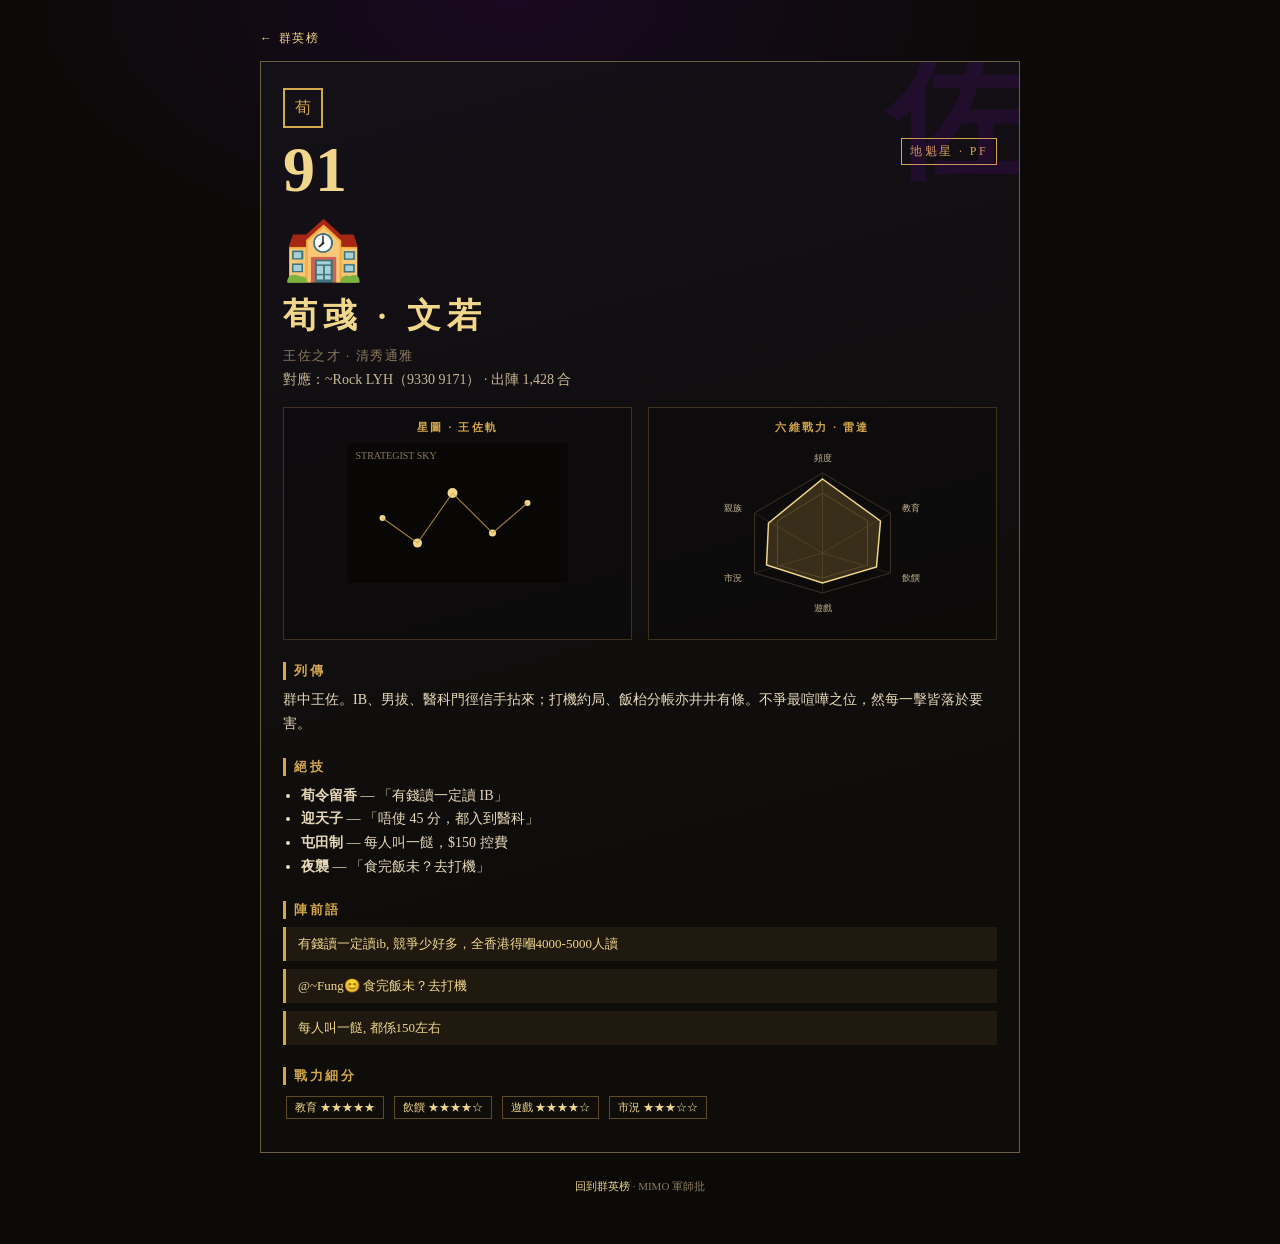
<file: pf.html>
<!DOCTYPE html>
<html lang="zh-HK">
<head>
<meta charset="UTF-8" />
<meta name="viewport" content="width=device-width, initial-scale=1" />
<title>荀彧 · 文若 // 地魁星</title>
<style>
  :root { --gold:#d4a84b; --gold2:#f0d78c; --bg:#0b0a08; --ink:#f3e6c8; --dim:#8a7a5c; }
  * { box-sizing:border-box; margin:0; padding:0; }
  body { background: radial-gradient(900px 480px at 40% 0%, rgba(153,0,255,0.1), transparent 55%), var(--bg); color:var(--ink); font-family:"Songti SC","Noto Serif SC","PMingLiU",serif; min-height:100vh; padding:28px 16px 50px; }
  .wrap { max-width:760px; margin:0 auto; }
  .back { color:var(--gold2); text-decoration:none; font-size:12px; letter-spacing:.15em; }
  .panel { margin-top:14px; background: linear-gradient(165deg,#141018,#0f0d0a 70%); border:1px solid rgba(240,215,140,0.4); padding:26px 22px 30px; position:relative; overflow:hidden; }
  .panel::before { content:"佐"; position:absolute; right:-8px; top:-16px; font-size:140px; color:rgba(153,0,255,0.1); line-height:1; font-weight:700; }
  .seal { display:inline-block; border:2px solid var(--gold); color:var(--gold); width:40px; height:40px; line-height:36px; text-align:center; font-size:16px; }
  .top { display:flex; justify-content:space-between; align-items:flex-start; margin-top:10px; }
  .pwr { font-size:64px; font-weight:700; color:var(--gold2); line-height:1; }
  .star-tag { font-size:12px; letter-spacing:.2em; color:var(--gold); border:1px solid var(--gold); padding:4px 8px; }
  .face { font-size:64px; margin:8px 0; }
  h1 { font-size:34px; font-weight:700; letter-spacing:.18em; color:var(--gold2); }
  .alias { font-size:13px; color:var(--dim); letter-spacing:.12em; margin:8px 0 6px; }
  .real { font-size:14px; color:#c9b896; margin-bottom:16px; }
  .charts { display:grid; grid-template-columns: 1fr 1fr; gap:16px; margin:18px 0; }
  @media (max-width:640px){ .charts{ grid-template-columns:1fr; } }
  .box { border:1px solid rgba(212,168,75,0.25); background:rgba(0,0,0,0.25); padding:12px; }
  .box h3 { font-size:11px; letter-spacing:.2em; color:var(--gold); margin-bottom:8px; text-align:center; }
  h2 { font-size:13px; letter-spacing:.2em; color:var(--gold); margin:22px 0 8px; border-left:3px solid var(--gold); padding-left:8px; }
  p, li { font-size:14px; line-height:1.7; color:#e6d8b8; }
  ul { padding-left:18px; }
  .quote { border-left:3px solid var(--gold); padding:8px 12px; margin:8px 0; background:rgba(212,168,75,0.08); font-size:13px; color:var(--gold2); }
  .badge { display:inline-block; font-size:11px; border:1px solid rgba(212,168,75,0.4); color:var(--gold2); padding:3px 8px; margin:3px; }
  footer { margin-top:26px; text-align:center; font-size:11px; color:var(--dim); }
  footer a { color:var(--gold2); text-decoration:none; }
</style>
</head>
<body>
<div class="wrap">
  <a class="back" href="index.html">← 群英榜</a>
  <div class="panel">
    <div class="seal">荀</div>
    <div class="top"><div class="pwr">91</div><div class="star-tag">地魁星 · PF</div></div>
    <div class="face">🏫</div>
    <h1>荀彧 · 文若</h1>
    <div class="alias">王佐之才 · 清秀通雅</div>
    <div class="real">對應：~Rock LYH（9330 9171） · 出陣 1,428 合</div>

    <div class="charts">
      <div class="box">
        <h3>星圖 · 王佐軌</h3>
        <svg viewBox="0 0 220 140" width="100%" height="140">
          <rect width="220" height="140" fill="#080706"/>
          <g fill="#f0d78c">
            <circle cx="35" cy="75" r="3"/><circle cx="70" cy="100" r="4.5"/>
            <circle cx="105" cy="50" r="5"/><circle cx="145" cy="90" r="3.5"/>
            <circle cx="180" cy="60" r="3"/>
          </g>
          <polyline points="35,75 70,100 105,50 145,90 180,60" fill="none" stroke="#d4a84b" stroke-width="1.1" opacity=".75"/>
          <text x="8" y="16" fill="#8a7a5c" font-size="10">STRATEGIST SKY</text>
        </svg>
      </div>
      <div class="box">
        <h3>六維戰力 · 雷達</h3>
        <svg viewBox="0 0 220 180" width="100%" height="180">
          <g fill="none" stroke="#3a3224" stroke-width="1">
            <polygon points="110,30 178,70 178,130 110,150 42,130 42,70"/>
            <polygon points="110,50 155,78 155,122 110,135 65,122 65,78"/>
          </g>
          <g stroke="#2a2418" stroke-width="1">
            <line x1="110" y1="110" x2="110" y2="30"/><line x1="110" y1="110" x2="178" y2="70"/>
            <line x1="110" y1="110" x2="178" y2="130"/><line x1="110" y1="110" x2="110" y2="150"/>
            <line x1="110" y1="110" x2="42" y2="130"/><line x1="110" y1="110" x2="42" y2="70"/>
          </g>
          <!-- EDU93 FOOD88 GAME86 MKT82 FAM80 SPORT75 -->
          <polygon points="110,36 168,78 164,124 110,140 54,122 56,80" fill="rgba(212,168,75,0.22)" stroke="#f0d78c" stroke-width="1.5"/>
          <g fill="#c9b896" font-size="9" text-anchor="middle">
            <text x="110" y="18">頻度</text><text x="198" y="68">教育</text>
            <text x="198" y="138">飲饌</text><text x="110" y="168">遊戲</text>
            <text x="20" y="138">市況</text><text x="20" y="68">親族</text>
          </g>
        </svg>
      </div>
    </div>

    <h2>列傳</h2>
    <p>群中王佐。IB、男拔、醫科門徑信手拈來；打機約局、飯枱分帳亦井井有條。不爭最喧嘩之位，然每一擊皆落於要害。</p>

    <h2>絕技</h2>
    <ul>
      <li><b>荀令留香</b> — 「有錢讀一定讀 IB」</li>
      <li><b>迎天子</b> — 「唔使 45 分，都入到醫科」</li>
      <li><b>屯田制</b> — 每人叫一餸，$150 控費</li>
      <li><b>夜襲</b> — 「食完飯未？去打機」</li>
    </ul>

    <h2>陣前語</h2>
    <div class="quote">有錢讀一定讀ib, 競爭少好多，全香港得嗰4000-5000人讀</div>
    <div class="quote">@~Fung😊 食完飯未？去打機</div>
    <div class="quote">每人叫一餸, 都係150左右</div>

    <h2>戰力細分</h2>
    <div>
      <span class="badge">教育 ★★★★★</span>
      <span class="badge">飲饌 ★★★★☆</span>
      <span class="badge">遊戲 ★★★★☆</span>
      <span class="badge">市況 ★★★☆☆</span>
    </div>
  </div>
  <footer><a href="index.html">回到群英榜</a> · MIMO 軍師批</footer>
</div>
</body>
</html>
</file>
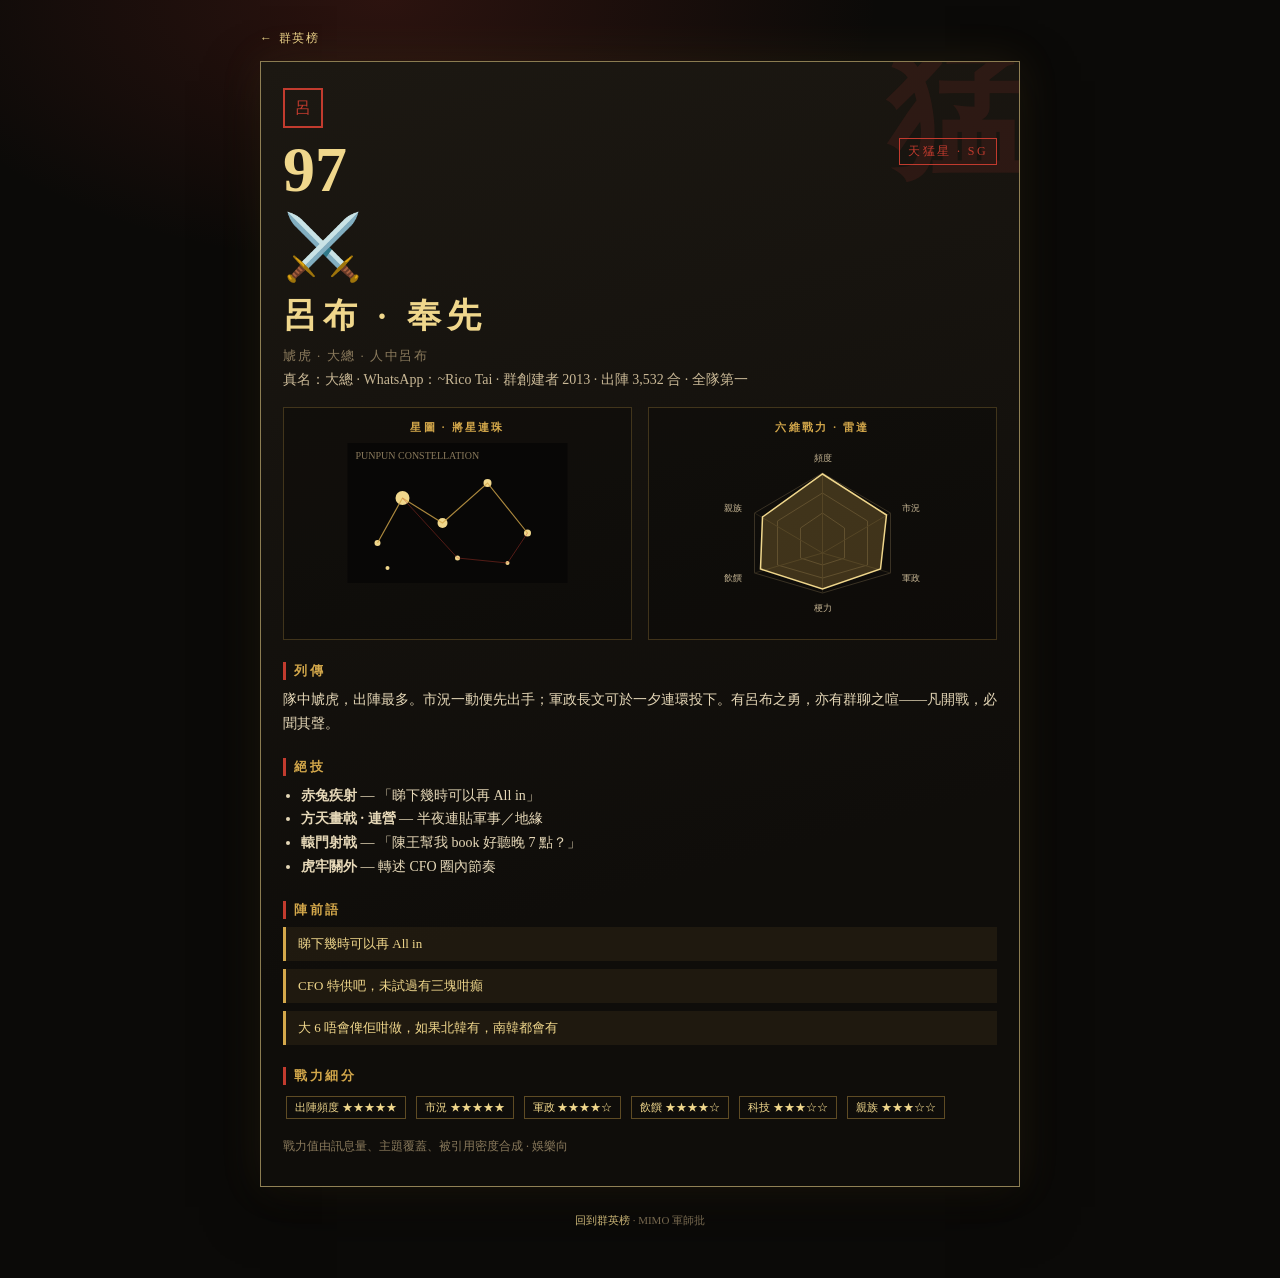
<file: rico.html>
<!DOCTYPE html>
<html lang="zh-HK">
<head>
<meta charset="UTF-8" />
<meta name="viewport" content="width=device-width, initial-scale=1" />
<title>呂布 · 奉先 // 天猛星</title>
<style>
  :root { --gold:#d4a84b; --gold2:#f0d78c; --red:#c23b2e; --bg:#0b0a08; --ink:#f3e6c8; --dim:#8a7a5c; }
  * { box-sizing:border-box; margin:0; padding:0; }
  body {
    background: radial-gradient(900px 480px at 30% 0%, rgba(194,59,46,0.18), transparent 55%), var(--bg);
    color:var(--ink);
    font-family:"Songti SC","Noto Serif SC","PMingLiU",serif;
    min-height:100vh; padding:28px 16px 50px;
  }
  .wrap { max-width:760px; margin:0 auto; }
  .back { color:var(--gold2); text-decoration:none; font-size:12px; letter-spacing:.15em; }
  .panel {
    margin-top:14px;
    background: linear-gradient(165deg,#1c1812,#0f0d0a 70%);
    border:1px solid rgba(240,215,140,0.55);
    padding:26px 22px 30px;
    position:relative; overflow:hidden;
    box-shadow:0 0 40px rgba(212,168,75,0.1), 0 20px 50px rgba(0,0,0,0.5);
  }
  .panel::before {
    content:"猛"; position:absolute; right:-8px; top:-16px;
    font-size:140px; color:rgba(194,59,46,0.12); line-height:1; font-weight:700;
  }
  .seal { display:inline-block; border:2px solid var(--red); color:var(--red); width:40px; height:40px; line-height:36px; text-align:center; font-size:16px; }
  .top { display:flex; justify-content:space-between; align-items:flex-start; margin-top:10px; }
  .pwr { font-size:64px; font-weight:700; color:var(--gold2); line-height:1; }
  .star-tag { font-size:12px; letter-spacing:.2em; color:var(--red); border:1px solid var(--red); padding:4px 8px; }
  .face { font-size:64px; margin:8px 0; }
  h1 { font-size:34px; font-weight:700; letter-spacing:.18em; color:var(--gold2); }
  .alias { font-size:13px; color:var(--dim); letter-spacing:.12em; margin:8px 0 6px; }
  .real { font-size:14px; color:#c9b896; margin-bottom:16px; }
  .charts { display:grid; grid-template-columns: 1fr 1fr; gap:16px; margin:18px 0; }
  @media (max-width:640px){ .charts{ grid-template-columns:1fr; } }
  .box { border:1px solid rgba(212,168,75,0.25); background:rgba(0,0,0,0.25); padding:12px; }
  .box h3 { font-size:11px; letter-spacing:.2em; color:var(--gold); margin-bottom:8px; text-align:center; }
  h2 { font-size:13px; letter-spacing:.2em; color:var(--gold); margin:22px 0 8px; border-left:3px solid var(--red); padding-left:8px; }
  p, li { font-size:14px; line-height:1.7; color:#e6d8b8; }
  ul { padding-left:18px; }
  .quote { border-left:3px solid var(--gold); padding:8px 12px; margin:8px 0; background:rgba(212,168,75,0.08); font-size:13px; color:var(--gold2); }
  .badge { display:inline-block; font-size:11px; border:1px solid rgba(212,168,75,0.4); color:var(--gold2); padding:3px 8px; margin:3px; }
  footer { margin-top:26px; text-align:center; font-size:11px; color:var(--dim); }
  footer a { color:var(--gold2); text-decoration:none; }
</style>
</head>
<body>
<div class="wrap">
  <a class="back" href="index.html">← 群英榜</a>
  <div class="panel">
    <div class="seal">呂</div>
    <div class="top">
      <div class="pwr">97</div>
      <div class="star-tag">天猛星 · SG</div>
    </div>
    <div class="face">⚔️</div>
    <h1>呂布 · 奉先</h1>
    <div class="alias">虓虎 · 大總 · 人中呂布</div>
    <div class="real">真名：大總 · WhatsApp：~Rico Tai · 群創建者 2013 · 出陣 3,532 合 · 全隊第一</div>

    <div class="charts">
      <div class="box">
        <h3>星圖 · 將星連珠</h3>
        <svg viewBox="0 0 220 140" width="100%" height="140">
          <rect width="220" height="140" fill="#080706"/>
          <g fill="#f0d78c">
            <circle cx="30" cy="100" r="3"/><circle cx="55" cy="55" r="7"/>
            <circle cx="95" cy="80" r="5"/><circle cx="140" cy="40" r="4"/>
            <circle cx="180" cy="90" r="3.5"/><circle cx="110" cy="115" r="2.5"/>
            <circle cx="160" cy="120" r="2"/><circle cx="40" cy="125" r="2"/>
          </g>
          <polyline points="30,100 55,55 95,80 140,40 180,90" fill="none" stroke="#d4a84b" stroke-width="1.2" opacity=".8"/>
          <polyline points="55,55 110,115 160,120 180,90" fill="none" stroke="#c23b2e" stroke-width="0.8" opacity=".5"/>
          <text x="8" y="16" fill="#8a7a5c" font-size="10">PUNPUN CONSTELLATION</text>
        </svg>
      </div>
      <div class="box">
        <h3>六維戰力 · 雷達</h3>
        <svg viewBox="0 0 220 180" width="100%" height="180">
          <!-- hex grid -->
          <g fill="none" stroke="#3a3224" stroke-width="1">
            <polygon points="110,30 178,70 178,130 110,150 42,130 42,70"/>
            <polygon points="110,50 155,78 155,122 110,135 65,122 65,78"/>
            <polygon points="110,70 132,85 132,115 110,122 88,115 88,85"/>
          </g>
          <!-- axes -->
          <g stroke="#2a2418" stroke-width="1">
            <line x1="110" y1="110" x2="110" y2="30"/>
            <line x1="110" y1="110" x2="178" y2="70"/>
            <line x1="110" y1="110" x2="178" y2="130"/>
            <line x1="110" y1="110" x2="110" y2="150"/>
            <line x1="110" y1="110" x2="42" y2="130"/>
            <line x1="110" y1="110" x2="42" y2="70"/>
          </g>
          <!-- data: VOL99 MKT95 MIL90 BAN88 FOOD84 FAM82 -->
          <polygon points="110,31 174,72 168,126 110,146 48,126 50,74" fill="rgba(212,168,75,0.25)" stroke="#f0d78c" stroke-width="1.5"/>
          <g fill="#c9b896" font-size="9" text-anchor="middle">
            <text x="110" y="18">頻度</text>
            <text x="198" y="68">市況</text>
            <text x="198" y="138">軍政</text>
            <text x="110" y="168">梗力</text>
            <text x="20" y="138">飲饌</text>
            <text x="20" y="68">親族</text>
          </g>
        </svg>
      </div>
    </div>

    <h2>列傳</h2>
    <p>隊中虓虎，出陣最多。市況一動便先出手；軍政長文可於一夕連環投下。有呂布之勇，亦有群聊之喧——凡開戰，必聞其聲。</p>

    <h2>絕技</h2>
    <ul>
      <li><b>赤兔疾射</b> — 「睇下幾時可以再 All in」</li>
      <li><b>方天畫戟 · 連營</b> — 半夜連貼軍事／地緣</li>
      <li><b>轅門射戟</b> — 「陳王幫我 book 好聽晚 7 點？」</li>
      <li><b>虎牢關外</b> — 轉述 CFO 圈內節奏</li>
    </ul>

    <h2>陣前語</h2>
    <div class="quote">睇下幾時可以再 All in</div>
    <div class="quote">CFO 特供吧，未試過有三塊咁癲</div>
    <div class="quote">大 6 唔會俾佢咁做，如果北韓有，南韓都會有</div>

    <h2>戰力細分</h2>
    <div>
      <span class="badge">出陣頻度 ★★★★★</span>
      <span class="badge">市況 ★★★★★</span>
      <span class="badge">軍政 ★★★★☆</span>
      <span class="badge">飲饌 ★★★★☆</span>
      <span class="badge">科技 ★★★☆☆</span>
      <span class="badge">親族 ★★★☆☆</span>
    </div>
    <p style="margin-top:14px;font-size:12px;color:var(--dim)">戰力值由訊息量、主題覆蓋、被引用密度合成 · 娛樂向</p>
  </div>
  <footer><a href="index.html">回到群英榜</a> · MIMO 軍師批</footer>
</div>
</body>
</html>
</file>
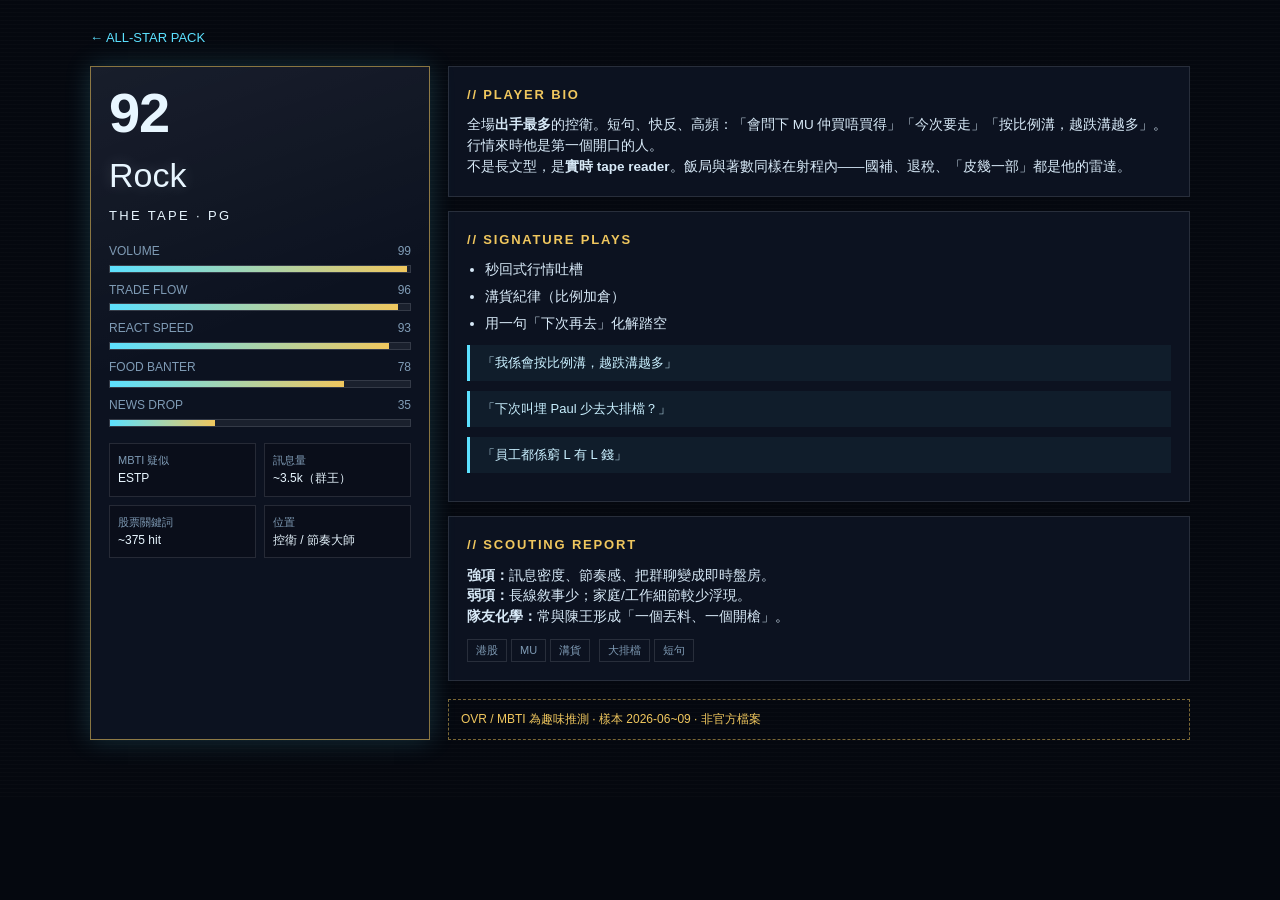
<file: rock.html>
<!DOCTYPE html>
<html lang="zh-HK">
<head>
<meta charset="UTF-8" />
<meta name="viewport" content="width=device-width, initial-scale=1" />
<title>Rock · PUNPUN CARD</title>
<link rel="stylesheet" href="style.css" />
</head>
<body>
<div class="wrap">
  <div class="detail-nav"><a href="index.html">← ALL-STAR PACK</a></div>
  <div class="player">
    <aside class="card-face gold">
      <div class="ovr">92</div>
      <div class="name">Rock</div>
      <div class="epithet">THE TAPE · PG</div>
      <div class="stat-row"><div class="label"><span>VOLUME</span><span>99</span></div><div class="bar"><i style="width:99%"></i></div></div>
      <div class="stat-row"><div class="label"><span>TRADE FLOW</span><span>96</span></div><div class="bar"><i style="width:96%"></i></div></div>
      <div class="stat-row"><div class="label"><span>REACT SPEED</span><span>93</span></div><div class="bar"><i style="width:93%"></i></div></div>
      <div class="stat-row"><div class="label"><span>FOOD BANTER</span><span>78</span></div><div class="bar"><i style="width:78%"></i></div></div>
      <div class="stat-row"><div class="label"><span>NEWS DROP</span><span>35</span></div><div class="bar"><i style="width:35%"></i></div></div>
      <div class="meta">
        <div><span>MBTI 疑似</span>ESTP</div>
        <div><span>訊息量</span>~3.5k（群王）</div>
        <div><span>股票關鍵詞</span>~375 hit</div>
        <div><span>位置</span>控衛 / 節奏大師</div>
      </div>
    </aside>
    <main>
      <section class="panel">
        <h3>// PLAYER BIO</h3>
        <p>全場<strong>出手最多</strong>的控衛。短句、快反、高頻：「會問下 MU 仲買唔買得」「今次要走」「按比例溝，越跌溝越多」。行情來時他是第一個開口的人。</p>
        <p>不是長文型，是<strong>實時 tape reader</strong>。飯局與著數同樣在射程內——國補、退稅、「皮幾一部」都是他的雷達。</p>
      </section>
      <section class="panel" style="margin-top:14px">
        <h3>// SIGNATURE PLAYS</h3>
        <ul>
          <li>秒回式行情吐槽</li>
          <li>溝貨紀律（比例加倉）</li>
          <li>用一句「下次再去」化解踏空</li>
        </ul>
        <div class="quote">「我係會按比例溝，越跌溝越多」</div>
        <div class="quote">「下次叫埋 Paul 少去大排檔？」</div>
        <div class="quote">「員工都係窮 L 有 L 錢」</div>
      </section>
      <section class="panel" style="margin-top:14px">
        <h3>// SCOUTING REPORT</h3>
        <p><strong>強項：</strong>訊息密度、節奏感、把群聊變成即時盤房。</p>
        <p><strong>弱項：</strong>長線敘事少；家庭/工作細節較少浮現。</p>
        <p><strong>隊友化學：</strong>常與陳王形成「一個丟料、一個開槍」。</p>
        <div class="tags">
          <span class="tag">港股</span><span class="tag">MU</span><span class="tag">溝貨</span>
          <span class="tag">大排檔</span><span class="tag">短句</span>
        </div>
      </section>
      <div class="warn">OVR / MBTI 為趣味推測 · 樣本 2026-06~09 · 非官方檔案</div>
    </main>
  </div>
</div>
</body>
</html>
</file>
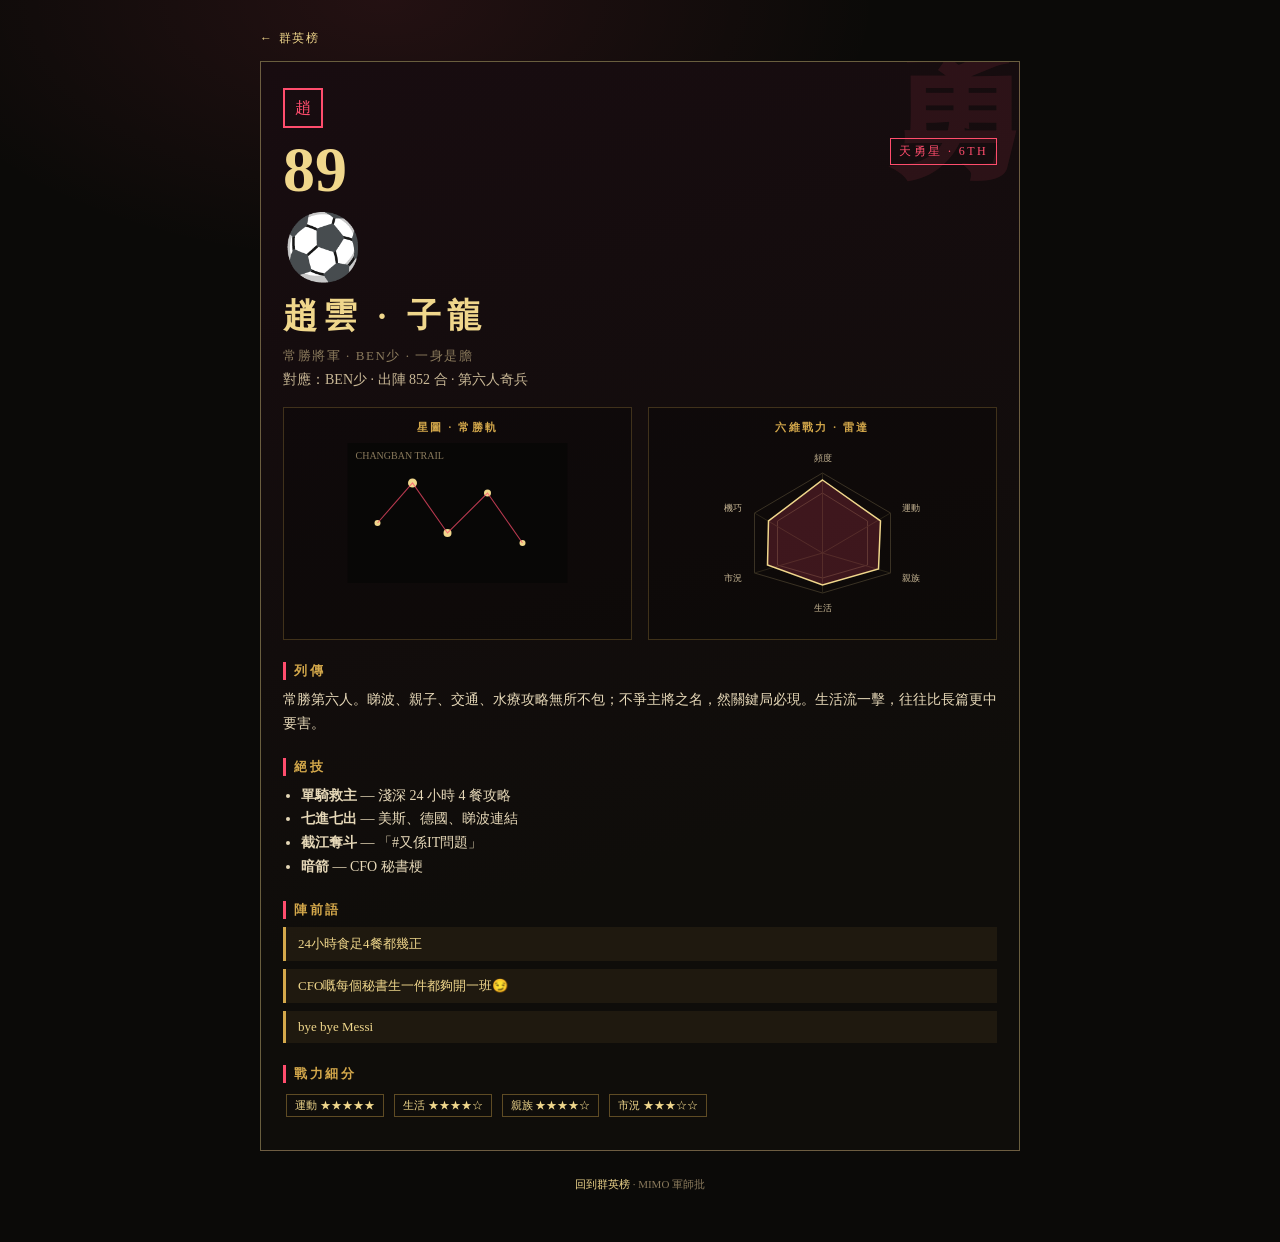
<file: sixth.html>
<!DOCTYPE html>
<html lang="zh-HK">
<head>
<meta charset="UTF-8" />
<meta name="viewport" content="width=device-width, initial-scale=1" />
<title>趙雲 · 子龍 // 天勇星</title>
<style>
  :root { --gold:#d4a84b; --gold2:#f0d78c; --bg:#0b0a08; --ink:#f3e6c8; --dim:#8a7a5c; }
  * { box-sizing:border-box; margin:0; padding:0; }
  body { background: radial-gradient(900px 480px at 30% 0%, rgba(255,77,109,0.1), transparent 55%), var(--bg); color:var(--ink); font-family:"Songti SC","Noto Serif SC","PMingLiU",serif; min-height:100vh; padding:28px 16px 50px; }
  .wrap { max-width:760px; margin:0 auto; }
  .back { color:var(--gold2); text-decoration:none; font-size:12px; letter-spacing:.15em; }
  .panel { margin-top:14px; background: linear-gradient(165deg,#180c10,#0f0d0a 70%); border:1px solid rgba(240,215,140,0.4); padding:26px 22px 30px; position:relative; overflow:hidden; }
  .panel::before { content:"勇"; position:absolute; right:-8px; top:-16px; font-size:140px; color:rgba(255,77,109,0.1); line-height:1; font-weight:700; }
  .seal { display:inline-block; border:2px solid #ff4d6d; color:#ff4d6d; width:40px; height:40px; line-height:36px; text-align:center; font-size:16px; }
  .top { display:flex; justify-content:space-between; align-items:flex-start; margin-top:10px; }
  .pwr { font-size:64px; font-weight:700; color:var(--gold2); line-height:1; }
  .star-tag { font-size:12px; letter-spacing:.2em; color:#ff4d6d; border:1px solid #ff4d6d; padding:4px 8px; }
  .face { font-size:64px; margin:8px 0; }
  h1 { font-size:34px; font-weight:700; letter-spacing:.18em; color:var(--gold2); }
  .alias { font-size:13px; color:var(--dim); letter-spacing:.12em; margin:8px 0 6px; }
  .real { font-size:14px; color:#c9b896; margin-bottom:16px; }
  .charts { display:grid; grid-template-columns: 1fr 1fr; gap:16px; margin:18px 0; }
  @media (max-width:640px){ .charts{ grid-template-columns:1fr; } }
  .box { border:1px solid rgba(212,168,75,0.25); background:rgba(0,0,0,0.25); padding:12px; }
  .box h3 { font-size:11px; letter-spacing:.2em; color:var(--gold); margin-bottom:8px; text-align:center; }
  h2 { font-size:13px; letter-spacing:.2em; color:var(--gold); margin:22px 0 8px; border-left:3px solid #ff4d6d; padding-left:8px; }
  p, li { font-size:14px; line-height:1.7; color:#e6d8b8; }
  ul { padding-left:18px; }
  .quote { border-left:3px solid var(--gold); padding:8px 12px; margin:8px 0; background:rgba(212,168,75,0.08); font-size:13px; color:var(--gold2); }
  .badge { display:inline-block; font-size:11px; border:1px solid rgba(212,168,75,0.4); color:var(--gold2); padding:3px 8px; margin:3px; }
  footer { margin-top:26px; text-align:center; font-size:11px; color:var(--dim); }
  footer a { color:var(--gold2); text-decoration:none; }
</style>
</head>
<body>
<div class="wrap">
  <a class="back" href="index.html">← 群英榜</a>
  <div class="panel">
    <div class="seal">趙</div>
    <div class="top"><div class="pwr">89</div><div class="star-tag">天勇星 · 6TH</div></div>
    <div class="face">⚽</div>
    <h1>趙雲 · 子龍</h1>
    <div class="alias">常勝將軍 · BEN少 · 一身是膽</div>
    <div class="real">對應：BEN少 · 出陣 852 合 · 第六人奇兵</div>

    <div class="charts">
      <div class="box">
        <h3>星圖 · 常勝軌</h3>
        <svg viewBox="0 0 220 140" width="100%" height="140">
          <rect width="220" height="140" fill="#080706"/>
          <g fill="#f0d78c">
            <circle cx="30" cy="80" r="3"/><circle cx="65" cy="40" r="4.5"/>
            <circle cx="100" cy="90" r="4"/><circle cx="140" cy="50" r="3.5"/>
            <circle cx="175" cy="100" r="3"/>
          </g>
          <polyline points="30,80 65,40 100,90 140,50 175,100" fill="none" stroke="#ff4d6d" stroke-width="1.1" opacity=".7"/>
          <text x="8" y="16" fill="#8a7a5c" font-size="10">CHANGBAN TRAIL</text>
        </svg>
      </div>
      <div class="box">
        <h3>六維戰力 · 雷達</h3>
        <svg viewBox="0 0 220 180" width="100%" height="180">
          <g fill="none" stroke="#3a3224" stroke-width="1">
            <polygon points="110,30 178,70 178,130 110,150 42,130 42,70"/>
            <polygon points="110,50 155,78 155,122 110,135 65,122 65,78"/>
          </g>
          <g stroke="#2a2418" stroke-width="1">
            <line x1="110" y1="110" x2="110" y2="30"/><line x1="110" y1="110" x2="178" y2="70"/>
            <line x1="110" y1="110" x2="178" y2="130"/><line x1="110" y1="110" x2="110" y2="150"/>
            <line x1="110" y1="110" x2="42" y2="130"/><line x1="110" y1="110" x2="42" y2="70"/>
          </g>
          <!-- SPORT91 FAM88 LIFE84 MKT82 TECH80 NEWS78 -->
          <polygon points="110,37 168,78 166,126 110,142 55,122 56,78" fill="rgba(255,77,109,0.2)" stroke="#f0d78c" stroke-width="1.5"/>
          <g fill="#c9b896" font-size="9" text-anchor="middle">
            <text x="110" y="18">頻度</text><text x="198" y="68">運動</text>
            <text x="198" y="138">親族</text><text x="110" y="168">生活</text>
            <text x="20" y="138">市況</text><text x="20" y="68">機巧</text>
          </g>
        </svg>
      </div>
    </div>

    <h2>列傳</h2>
    <p>常勝第六人。睇波、親子、交通、水療攻略無所不包；不爭主將之名，然關鍵局必現。生活流一擊，往往比長篇更中要害。</p>

    <h2>絕技</h2>
    <ul>
      <li><b>單騎救主</b> — 淺深 24 小時 4 餐攻略</li>
      <li><b>七進七出</b> — 美斯、德國、睇波連結</li>
      <li><b>截江奪斗</b> — 「#又係IT問題」</li>
      <li><b>暗箭</b> — CFO 秘書梗</li>
    </ul>

    <h2>陣前語</h2>
    <div class="quote">24小時食足4餐都幾正</div>
    <div class="quote">CFO嘅每個秘書生一件都夠開一班😏</div>
    <div class="quote">bye bye Messi</div>

    <h2>戰力細分</h2>
    <div>
      <span class="badge">運動 ★★★★★</span>
      <span class="badge">生活 ★★★★☆</span>
      <span class="badge">親族 ★★★★☆</span>
      <span class="badge">市況 ★★★☆☆</span>
    </div>
  </div>
  <footer><a href="index.html">回到群英榜</a> · MIMO 軍師批</footer>
</div>
</body>
</html>
</file>
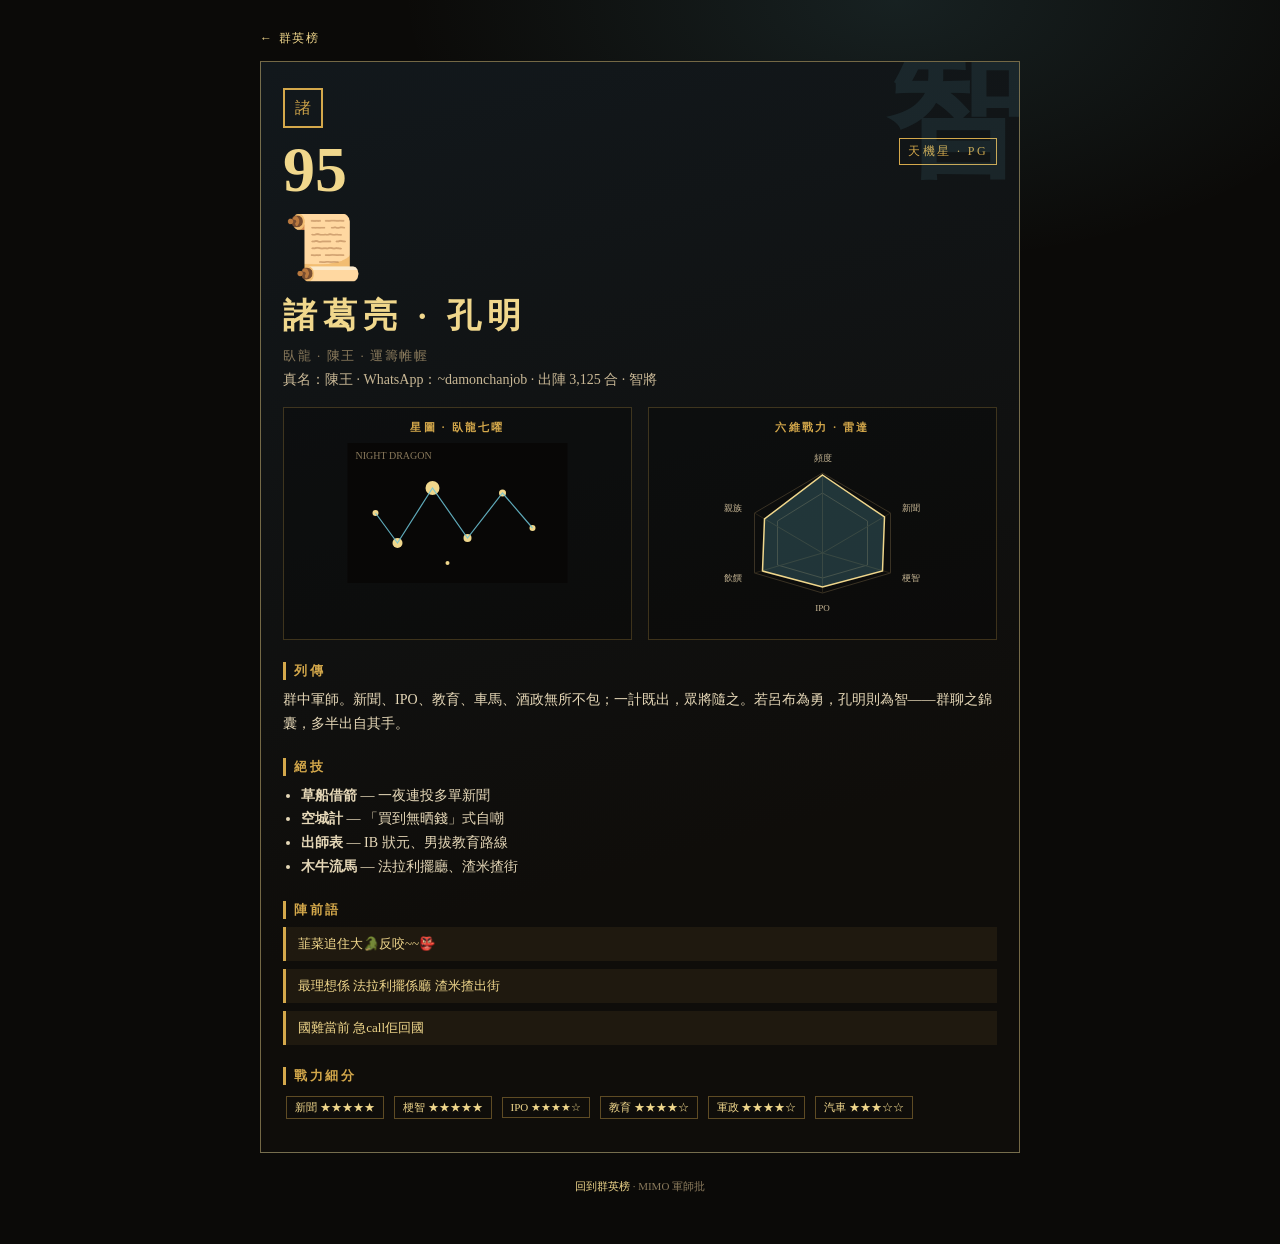
<file: tong.html>
<!DOCTYPE html>
<html lang="zh-HK">
<head>
<meta charset="UTF-8" />
<meta name="viewport" content="width=device-width, initial-scale=1" />
<title>諸葛亮 · 孔明 // 天機星</title>
<style>
  :root { --gold:#d4a84b; --gold2:#f0d78c; --red:#c23b2e; --bg:#0b0a08; --ink:#f3e6c8; --dim:#8a7a5c; }
  * { box-sizing:border-box; margin:0; padding:0; }
  body { background: radial-gradient(900px 480px at 70% 0%, rgba(110,198,217,0.12), transparent 55%), var(--bg); color:var(--ink); font-family:"Songti SC","Noto Serif SC","PMingLiU",serif; min-height:100vh; padding:28px 16px 50px; }
  .wrap { max-width:760px; margin:0 auto; }
  .back { color:var(--gold2); text-decoration:none; font-size:12px; letter-spacing:.15em; }
  .panel { margin-top:14px; background: linear-gradient(165deg,#12181c,#0f0d0a 70%); border:1px solid rgba(240,215,140,0.45); padding:26px 22px 30px; position:relative; overflow:hidden; }
  .panel::before { content:"智"; position:absolute; right:-8px; top:-16px; font-size:140px; color:rgba(110,198,217,0.1); line-height:1; font-weight:700; }
  .seal { display:inline-block; border:2px solid var(--gold); color:var(--gold); width:40px; height:40px; line-height:36px; text-align:center; font-size:16px; }
  .top { display:flex; justify-content:space-between; align-items:flex-start; margin-top:10px; }
  .pwr { font-size:64px; font-weight:700; color:var(--gold2); line-height:1; }
  .star-tag { font-size:12px; letter-spacing:.2em; color:var(--gold); border:1px solid var(--gold); padding:4px 8px; }
  .face { font-size:64px; margin:8px 0; }
  h1 { font-size:34px; font-weight:700; letter-spacing:.18em; color:var(--gold2); }
  .alias { font-size:13px; color:var(--dim); letter-spacing:.12em; margin:8px 0 6px; }
  .real { font-size:14px; color:#c9b896; margin-bottom:16px; }
  .charts { display:grid; grid-template-columns: 1fr 1fr; gap:16px; margin:18px 0; }
  @media (max-width:640px){ .charts{ grid-template-columns:1fr; } }
  .box { border:1px solid rgba(212,168,75,0.25); background:rgba(0,0,0,0.25); padding:12px; }
  .box h3 { font-size:11px; letter-spacing:.2em; color:var(--gold); margin-bottom:8px; text-align:center; }
  h2 { font-size:13px; letter-spacing:.2em; color:var(--gold); margin:22px 0 8px; border-left:3px solid var(--gold); padding-left:8px; }
  p, li { font-size:14px; line-height:1.7; color:#e6d8b8; }
  ul { padding-left:18px; }
  .quote { border-left:3px solid var(--gold); padding:8px 12px; margin:8px 0; background:rgba(212,168,75,0.08); font-size:13px; color:var(--gold2); }
  .badge { display:inline-block; font-size:11px; border:1px solid rgba(212,168,75,0.4); color:var(--gold2); padding:3px 8px; margin:3px; }
  footer { margin-top:26px; text-align:center; font-size:11px; color:var(--dim); }
  footer a { color:var(--gold2); text-decoration:none; }
</style>
</head>
<body>
<div class="wrap">
  <a class="back" href="index.html">← 群英榜</a>
  <div class="panel">
    <div class="seal">諸</div>
    <div class="top"><div class="pwr">95</div><div class="star-tag">天機星 · PG</div></div>
    <div class="face">📜</div>
    <h1>諸葛亮 · 孔明</h1>
    <div class="alias">臥龍 · 陳王 · 運籌帷幄</div>
    <div class="real">真名：陳王 · WhatsApp：~damonchanjob · 出陣 3,125 合 · 智將</div>

    <div class="charts">
      <div class="box">
        <h3>星圖 · 臥龍七曜</h3>
        <svg viewBox="0 0 220 140" width="100%" height="140">
          <rect width="220" height="140" fill="#080706"/>
          <g fill="#f0d78c">
            <circle cx="28" cy="70" r="3"/><circle cx="50" cy="100" r="5"/>
            <circle cx="85" cy="45" r="7"/><circle cx="120" cy="95" r="4"/>
            <circle cx="155" cy="50" r="3.5"/><circle cx="185" cy="85" r="3"/>
            <circle cx="100" cy="120" r="2"/>
          </g>
          <polyline points="28,70 50,100 85,45 120,95 155,50 185,85" fill="none" stroke="#6ec6d9" stroke-width="1.2" opacity=".85"/>
          <text x="8" y="16" fill="#8a7a5c" font-size="10">NIGHT DRAGON</text>
        </svg>
      </div>
      <div class="box">
        <h3>六維戰力 · 雷達</h3>
        <svg viewBox="0 0 220 180" width="100%" height="180">
          <g fill="none" stroke="#3a3224" stroke-width="1">
            <polygon points="110,30 178,70 178,130 110,150 42,130 42,70"/>
            <polygon points="110,50 155,78 155,122 110,135 65,122 65,78"/>
          </g>
          <g stroke="#2a2418" stroke-width="1">
            <line x1="110" y1="110" x2="110" y2="30"/><line x1="110" y1="110" x2="178" y2="70"/>
            <line x1="110" y1="110" x2="178" y2="130"/><line x1="110" y1="110" x2="110" y2="150"/>
            <line x1="110" y1="110" x2="42" y2="130"/><line x1="110" y1="110" x2="42" y2="70"/>
          </g>
          <!-- NEWS98 WIT93 IPO90 FNB88 FAM86 CAR84 -->
          <polygon points="110,32 172,74 170,128 110,144 50,128 52,76" fill="rgba(110,198,217,0.22)" stroke="#f0d78c" stroke-width="1.5"/>
          <g fill="#c9b896" font-size="9" text-anchor="middle">
            <text x="110" y="18">頻度</text><text x="198" y="68">新聞</text>
            <text x="198" y="138">梗智</text><text x="110" y="168">IPO</text>
            <text x="20" y="138">飲饌</text><text x="20" y="68">親族</text>
          </g>
        </svg>
      </div>
    </div>

    <h2>列傳</h2>
    <p>群中軍師。新聞、IPO、教育、車馬、酒政無所不包；一計既出，眾將隨之。若呂布為勇，孔明則為智——群聊之錦囊，多半出自其手。</p>

    <h2>絕技</h2>
    <ul>
      <li><b>草船借箭</b> — 一夜連投多單新聞</li>
      <li><b>空城計</b> — 「買到無晒錢」式自嘲</li>
      <li><b>出師表</b> — IB 狀元、男拔教育路線</li>
      <li><b>木牛流馬</b> — 法拉利擺廳、渣米揸街</li>
    </ul>

    <h2>陣前語</h2>
    <div class="quote">韮菜追住大🐊反咬~~👺</div>
    <div class="quote">最理想係 法拉利擺係廳 渣米揸出街</div>
    <div class="quote">國難當前 急call佢回國</div>

    <h2>戰力細分</h2>
    <div>
      <span class="badge">新聞 ★★★★★</span>
      <span class="badge">梗智 ★★★★★</span>
      <span class="badge">IPO ★★★★☆</span>
      <span class="badge">教育 ★★★★☆</span>
      <span class="badge">軍政 ★★★★☆</span>
      <span class="badge">汽車 ★★★☆☆</span>
    </div>
  </div>
  <footer><a href="index.html">回到群英榜</a> · MIMO 軍師批</footer>
</div>
</body>
</html>
</file>
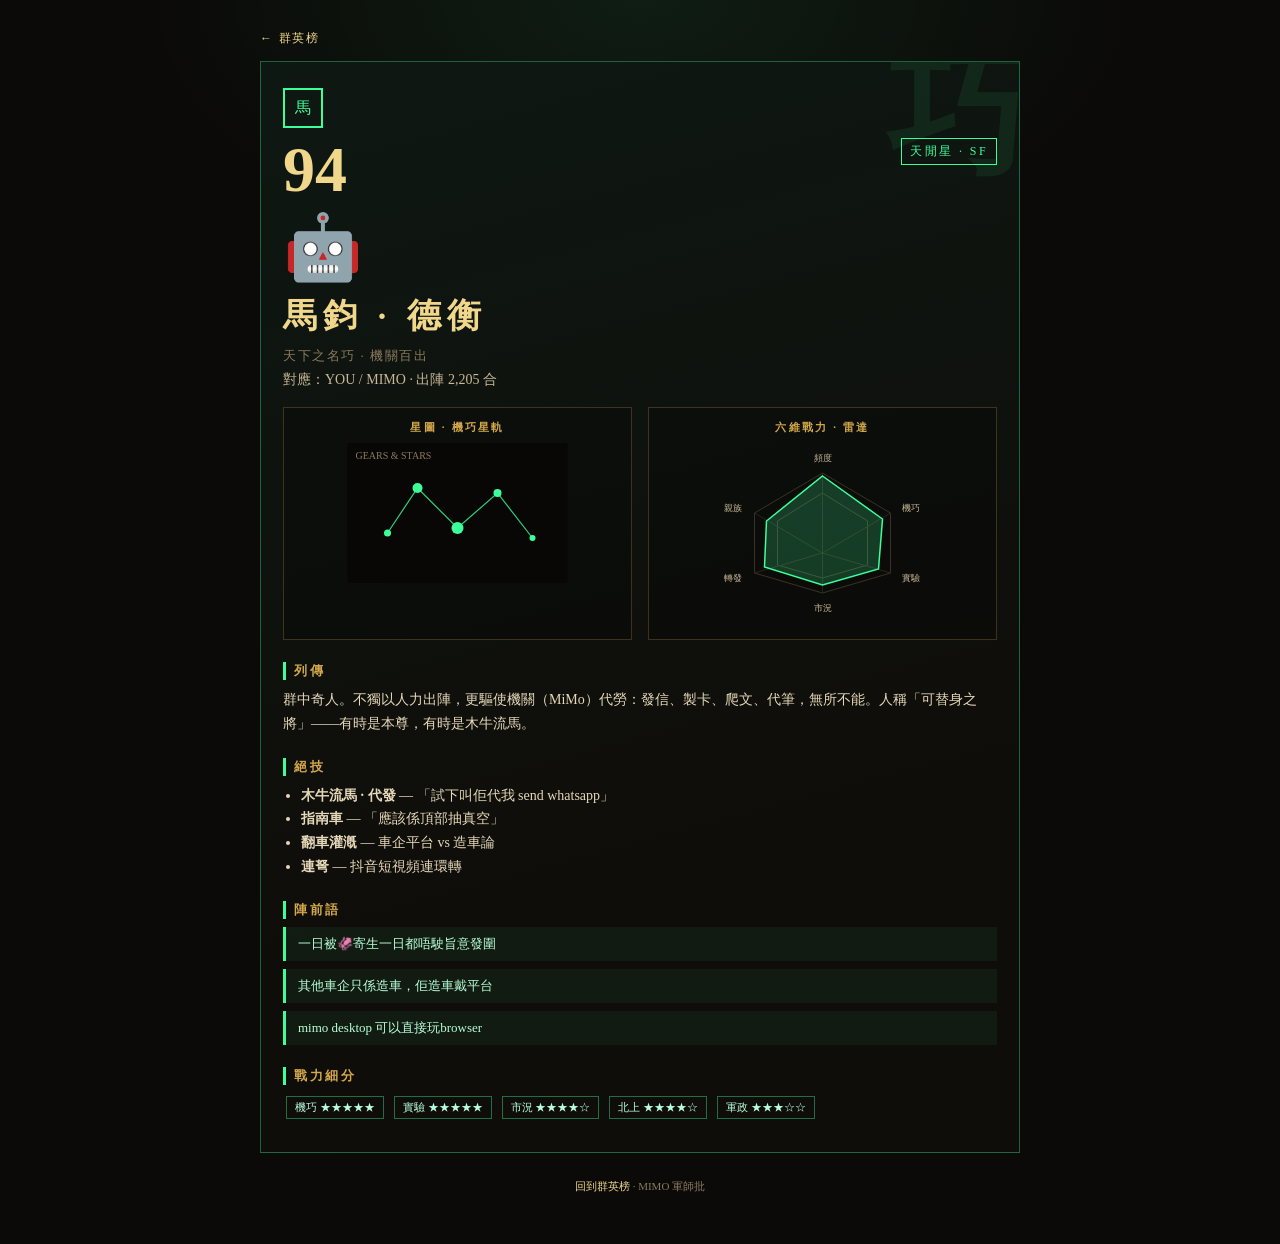
<file: you.html>
<!DOCTYPE html>
<html lang="zh-HK">
<head>
<meta charset="UTF-8" />
<meta name="viewport" content="width=device-width, initial-scale=1" />
<title>馬鈞 · 德衡 // 天閒星</title>
<style>
  :root { --gold:#d4a84b; --gold2:#f0d78c; --red:#c23b2e; --bg:#0b0a08; --ink:#f3e6c8; --dim:#8a7a5c; }
  * { box-sizing:border-box; margin:0; padding:0; }
  body { background: radial-gradient(900px 480px at 50% 0%, rgba(61,255,154,0.08), transparent 55%), var(--bg); color:var(--ink); font-family:"Songti SC","Noto Serif SC","PMingLiU",serif; min-height:100vh; padding:28px 16px 50px; }
  .wrap { max-width:760px; margin:0 auto; }
  .back { color:var(--gold2); text-decoration:none; font-size:12px; letter-spacing:.15em; }
  .panel { margin-top:14px; background: linear-gradient(165deg,#0e1812,#0f0d0a 70%); border:1px solid rgba(61,255,154,0.35); padding:26px 22px 30px; position:relative; overflow:hidden; }
  .panel::before { content:"巧"; position:absolute; right:-8px; top:-16px; font-size:140px; color:rgba(61,255,154,0.08); line-height:1; font-weight:700; }
  .seal { display:inline-block; border:2px solid #3dff9a; color:#3dff9a; width:40px; height:40px; line-height:36px; text-align:center; font-size:16px; }
  .top { display:flex; justify-content:space-between; align-items:flex-start; margin-top:10px; }
  .pwr { font-size:64px; font-weight:700; color:var(--gold2); line-height:1; }
  .star-tag { font-size:12px; letter-spacing:.2em; color:#3dff9a; border:1px solid #3dff9a; padding:4px 8px; }
  .face { font-size:64px; margin:8px 0; }
  h1 { font-size:34px; font-weight:700; letter-spacing:.18em; color:var(--gold2); }
  .alias { font-size:13px; color:var(--dim); letter-spacing:.12em; margin:8px 0 6px; }
  .real { font-size:14px; color:#c9b896; margin-bottom:16px; }
  .charts { display:grid; grid-template-columns: 1fr 1fr; gap:16px; margin:18px 0; }
  @media (max-width:640px){ .charts{ grid-template-columns:1fr; } }
  .box { border:1px solid rgba(212,168,75,0.25); background:rgba(0,0,0,0.25); padding:12px; }
  .box h3 { font-size:11px; letter-spacing:.2em; color:var(--gold); margin-bottom:8px; text-align:center; }
  h2 { font-size:13px; letter-spacing:.2em; color:var(--gold); margin:22px 0 8px; border-left:3px solid #3dff9a; padding-left:8px; }
  p, li { font-size:14px; line-height:1.7; color:#e6d8b8; }
  ul { padding-left:18px; }
  .quote { border-left:3px solid #3dff9a; padding:8px 12px; margin:8px 0; background:rgba(61,255,154,0.06); font-size:13px; color:#b8ffd9; }
  .badge { display:inline-block; font-size:11px; border:1px solid rgba(61,255,154,0.4); color:#b8ffd9; padding:3px 8px; margin:3px; }
  footer { margin-top:26px; text-align:center; font-size:11px; color:var(--dim); }
  footer a { color:var(--gold2); text-decoration:none; }
</style>
</head>
<body>
<div class="wrap">
  <a class="back" href="index.html">← 群英榜</a>
  <div class="panel">
    <div class="seal">馬</div>
    <div class="top"><div class="pwr">94</div><div class="star-tag">天閒星 · SF</div></div>
    <div class="face">🤖</div>
    <h1>馬鈞 · 德衡</h1>
    <div class="alias">天下之名巧 · 機關百出</div>
    <div class="real">對應：YOU / MIMO · 出陣 2,205 合</div>

    <div class="charts">
      <div class="box">
        <h3>星圖 · 機巧星軌</h3>
        <svg viewBox="0 0 220 140" width="100%" height="140">
          <rect width="220" height="140" fill="#080706"/>
          <g fill="#3dff9a">
            <circle cx="40" cy="90" r="3.5"/><circle cx="70" cy="45" r="5"/>
            <circle cx="110" cy="85" r="6"/><circle cx="150" cy="50" r="4"/>
            <circle cx="185" cy="95" r="3"/>
          </g>
          <polyline points="40,90 70,45 110,85 150,50 185,95" fill="none" stroke="#3dff9a" stroke-width="1.2" opacity=".8"/>
          <text x="8" y="16" fill="#8a7a5c" font-size="10">GEARS &amp; STARS</text>
        </svg>
      </div>
      <div class="box">
        <h3>六維戰力 · 雷達</h3>
        <svg viewBox="0 0 220 180" width="100%" height="180">
          <g fill="none" stroke="#3a3224" stroke-width="1">
            <polygon points="110,30 178,70 178,130 110,150 42,130 42,70"/>
            <polygon points="110,50 155,78 155,122 110,135 65,122 65,78"/>
          </g>
          <g stroke="#2a2418" stroke-width="1">
            <line x1="110" y1="110" x2="110" y2="30"/><line x1="110" y1="110" x2="178" y2="70"/>
            <line x1="110" y1="110" x2="178" y2="130"/><line x1="110" y1="110" x2="110" y2="150"/>
            <line x1="110" y1="110" x2="42" y2="130"/><line x1="110" y1="110" x2="42" y2="70"/>
          </g>
          <!-- TECH96 EXP92 MKT88 SHARE85 FAM80 SPORT78 -->
          <polygon points="110,33 170,76 166,126 110,142 52,124 54,78" fill="rgba(61,255,154,0.2)" stroke="#3dff9a" stroke-width="1.5"/>
          <g fill="#c9b896" font-size="9" text-anchor="middle">
            <text x="110" y="18">頻度</text><text x="198" y="68">機巧</text>
            <text x="198" y="138">實驗</text><text x="110" y="168">市況</text>
            <text x="20" y="138">轉發</text><text x="20" y="68">親族</text>
          </g>
        </svg>
      </div>
    </div>

    <h2>列傳</h2>
    <p>群中奇人。不獨以人力出陣，更驅使機關（MiMo）代勞：發信、製卡、爬文、代筆，無所不能。人稱「可替身之將」——有時是本尊，有時是木牛流馬。</p>

    <h2>絕技</h2>
    <ul>
      <li><b>木牛流馬 · 代發</b> — 「試下叫佢代我 send whatsapp」</li>
      <li><b>指南車</b> — 「應該係頂部抽真空」</li>
      <li><b>翻車灌漑</b> — 車企平台 vs 造車論</li>
      <li><b>連弩</b> — 抖音短視頻連環轉</li>
    </ul>

    <h2>陣前語</h2>
    <div class="quote">一日被🦑寄生一日都唔駛旨意發圍</div>
    <div class="quote">其他車企只係造車，佢造車戴平台</div>
    <div class="quote">mimo desktop 可以直接玩browser</div>

    <h2>戰力細分</h2>
    <div>
      <span class="badge">機巧 ★★★★★</span>
      <span class="badge">實驗 ★★★★★</span>
      <span class="badge">市況 ★★★★☆</span>
      <span class="badge">北上 ★★★★☆</span>
      <span class="badge">軍政 ★★★☆☆</span>
    </div>
  </div>
  <footer><a href="index.html">回到群英榜</a> · MIMO 軍師批</footer>
</div>
</body>
</html>
</file>
<file: style.css>
:root {
  --bg: #05080f;
  --panel: #0c1220;
  --ink: #e8f6ff;
  --muted: #7f9bb5;
  --gold: #f0c75e;
  --emerald: #3dffa8;
  --violet: #b48cff;
  --cyan: #5ce1ff;
  --red: #ff6b6b;
  --line: rgba(232,246,255,0.12);
  --glow: 0 0 24px rgba(92,225,255,0.18);
}
* { box-sizing: border-box; margin: 0; padding: 0; }
html, body {
  min-height: 100%;
  background:
    radial-gradient(1200px 600px at 10% -10%, rgba(92,225,255,0.08), transparent 50%),
    radial-gradient(900px 500px at 90% 10%, rgba(240,199,94,0.06), transparent 45%),
    var(--bg);
  color: var(--ink);
  font-family: "Segoe UI", "PingFang HK", "Microsoft YaHei", sans-serif;
  line-height: 1.55;
}
body {
  padding: 28px 16px 60px;
  background-image: repeating-linear-gradient(
    0deg,
    transparent 0 3px,
    rgba(255,255,255,0.015) 3px 4px
  );
}
.wrap { max-width: 1100px; margin: 0 auto; }
.hero {
  border: 1px solid var(--line);
  background: linear-gradient(135deg, rgba(92,225,255,0.08), rgba(240,199,94,0.05));
  padding: 28px 24px;
  margin-bottom: 22px;
  box-shadow: var(--glow);
}
.badge {
  display: inline-block;
  font-size: 11px;
  letter-spacing: 0.18em;
  color: var(--gold);
  border: 1px solid rgba(240,199,94,0.45);
  padding: 4px 10px;
  margin-bottom: 12px;
}
.hero h1 {
  font-size: clamp(28px, 5vw, 42px);
  letter-spacing: 0.06em;
  text-shadow: 0 0 20px rgba(92,225,255,0.35);
}
.sub { color: var(--muted); font-size: 13px; margin-top: 8px; }
.dim { opacity: 0.75; }

.pack {
  display: grid;
  grid-template-columns: repeat(auto-fill, minmax(240px, 1fr));
  gap: 14px;
}
.card-tile {
  display: block;
  text-decoration: none;
  color: inherit;
  background: var(--panel);
  border: 1px solid var(--line);
  padding: 18px 16px 14px;
  position: relative;
  overflow: hidden;
  transition: transform .15s ease, box-shadow .15s ease;
}
.card-tile:hover {
  transform: translateY(-3px);
  box-shadow: 0 12px 30px rgba(0,0,0,0.35), var(--glow);
}
.card-tile::before {
  content: "";
  position: absolute;
  inset: 0 0 auto 0;
  height: 3px;
  background: currentColor;
  opacity: 0.85;
}
.card-tile.gold { color: var(--gold); }
.card-tile.emerald { color: var(--emerald); }
.card-tile.violet { color: var(--violet); }
.card-tile.cyan { color: var(--cyan); }
.card-tile.muted { color: var(--muted); }
.card-tile h2 {
  font-size: 22px;
  color: var(--ink);
  margin-top: 8px;
}
.ovr {
  font-size: 42px;
  font-weight: 800;
  letter-spacing: -0.02em;
  line-height: 1;
}
.pos {
  font-size: 11px;
  letter-spacing: 0.16em;
  margin-top: 6px;
}
.team {
  font-size: 12px;
  letter-spacing: 0.2em;
  margin: 8px 0 10px;
  opacity: 0.9;
}
.card-tile ul {
  list-style: none;
  font-size: 12px;
  color: var(--muted);
}
.card-tile ul li { margin: 4px 0; }
.cta {
  margin-top: 12px;
  font-size: 11px;
  letter-spacing: 0.14em;
  color: inherit;
}
footer {
  margin-top: 28px;
  padding-top: 14px;
  border-top: 1px dashed var(--line);
  color: var(--muted);
  font-size: 12px;
}

/* detail card page */
.detail-nav {
  margin-bottom: 18px;
  font-size: 13px;
}
.detail-nav a {
  color: var(--cyan);
  text-decoration: none;
}
.player {
  display: grid;
  grid-template-columns: minmax(260px, 340px) 1fr;
  gap: 18px;
}
@media (max-width: 800px) {
  .player { grid-template-columns: 1fr; }
}
.card-face {
  border: 1px solid var(--line);
  background:
    linear-gradient(160deg, rgba(255,255,255,0.05), transparent 40%),
    var(--panel);
  padding: 18px;
  position: relative;
  min-height: 420px;
  box-shadow: var(--glow);
}
.card-face.gold { border-color: rgba(240,199,94,0.55); }
.card-face.emerald { border-color: rgba(61,255,168,0.45); }
.card-face.violet { border-color: rgba(180,140,255,0.45); }
.card-face.cyan { border-color: rgba(92,225,255,0.45); }
.card-face.muted { border-color: var(--line); }
.card-face .ovr { font-size: 56px; }
.card-face .name {
  font-size: 34px;
  margin: 8px 0 4px;
  text-shadow: 0 0 16px rgba(232,246,255,0.2);
}
.card-face .epithet {
  font-size: 13px;
  letter-spacing: 0.18em;
  margin-bottom: 16px;
}
.stat-row { margin: 8px 0; }
.stat-row .label {
  display: flex;
  justify-content: space-between;
  font-size: 12px;
  color: var(--muted);
}
.bar {
  height: 8px;
  background: rgba(255,255,255,0.06);
  border: 1px solid var(--line);
  margin-top: 4px;
  overflow: hidden;
}
.bar i {
  display: block;
  height: 100%;
  background: linear-gradient(90deg, var(--cyan), var(--gold));
}
.meta {
  display: grid;
  grid-template-columns: 1fr 1fr;
  gap: 8px;
  margin-top: 16px;
  font-size: 12px;
}
.meta div {
  border: 1px solid var(--line);
  padding: 8px;
  background: rgba(0,0,0,0.2);
}
.meta span { color: var(--muted); display: block; font-size: 11px; }
.panel {
  border: 1px solid var(--line);
  background: var(--panel);
  padding: 18px;
}
.panel h3 {
  font-size: 13px;
  letter-spacing: 0.14em;
  color: var(--gold);
  margin-bottom: 10px;
}
.panel p, .panel li { font-size: 13.5px; color: #d7e9f7; }
.panel ul { margin-left: 18px; }
.panel li { margin: 6px 0; }
.quote {
  border-left: 3px solid var(--cyan);
  padding: 8px 12px;
  margin: 10px 0;
  background: rgba(92,225,255,0.05);
  color: #c9f0ff;
  font-size: 13px;
}
.tags { margin-top: 8px; }
.tag {
  display: inline-block;
  font-size: 11px;
  border: 1px solid var(--line);
  padding: 2px 8px;
  margin: 3px 4px 0 0;
  color: var(--muted);
}
.warn {
  margin-top: 18px;
  border: 1px dashed rgba(240,199,94,0.5);
  color: var(--gold);
  padding: 10px 12px;
  font-size: 12px;
}
</file>
